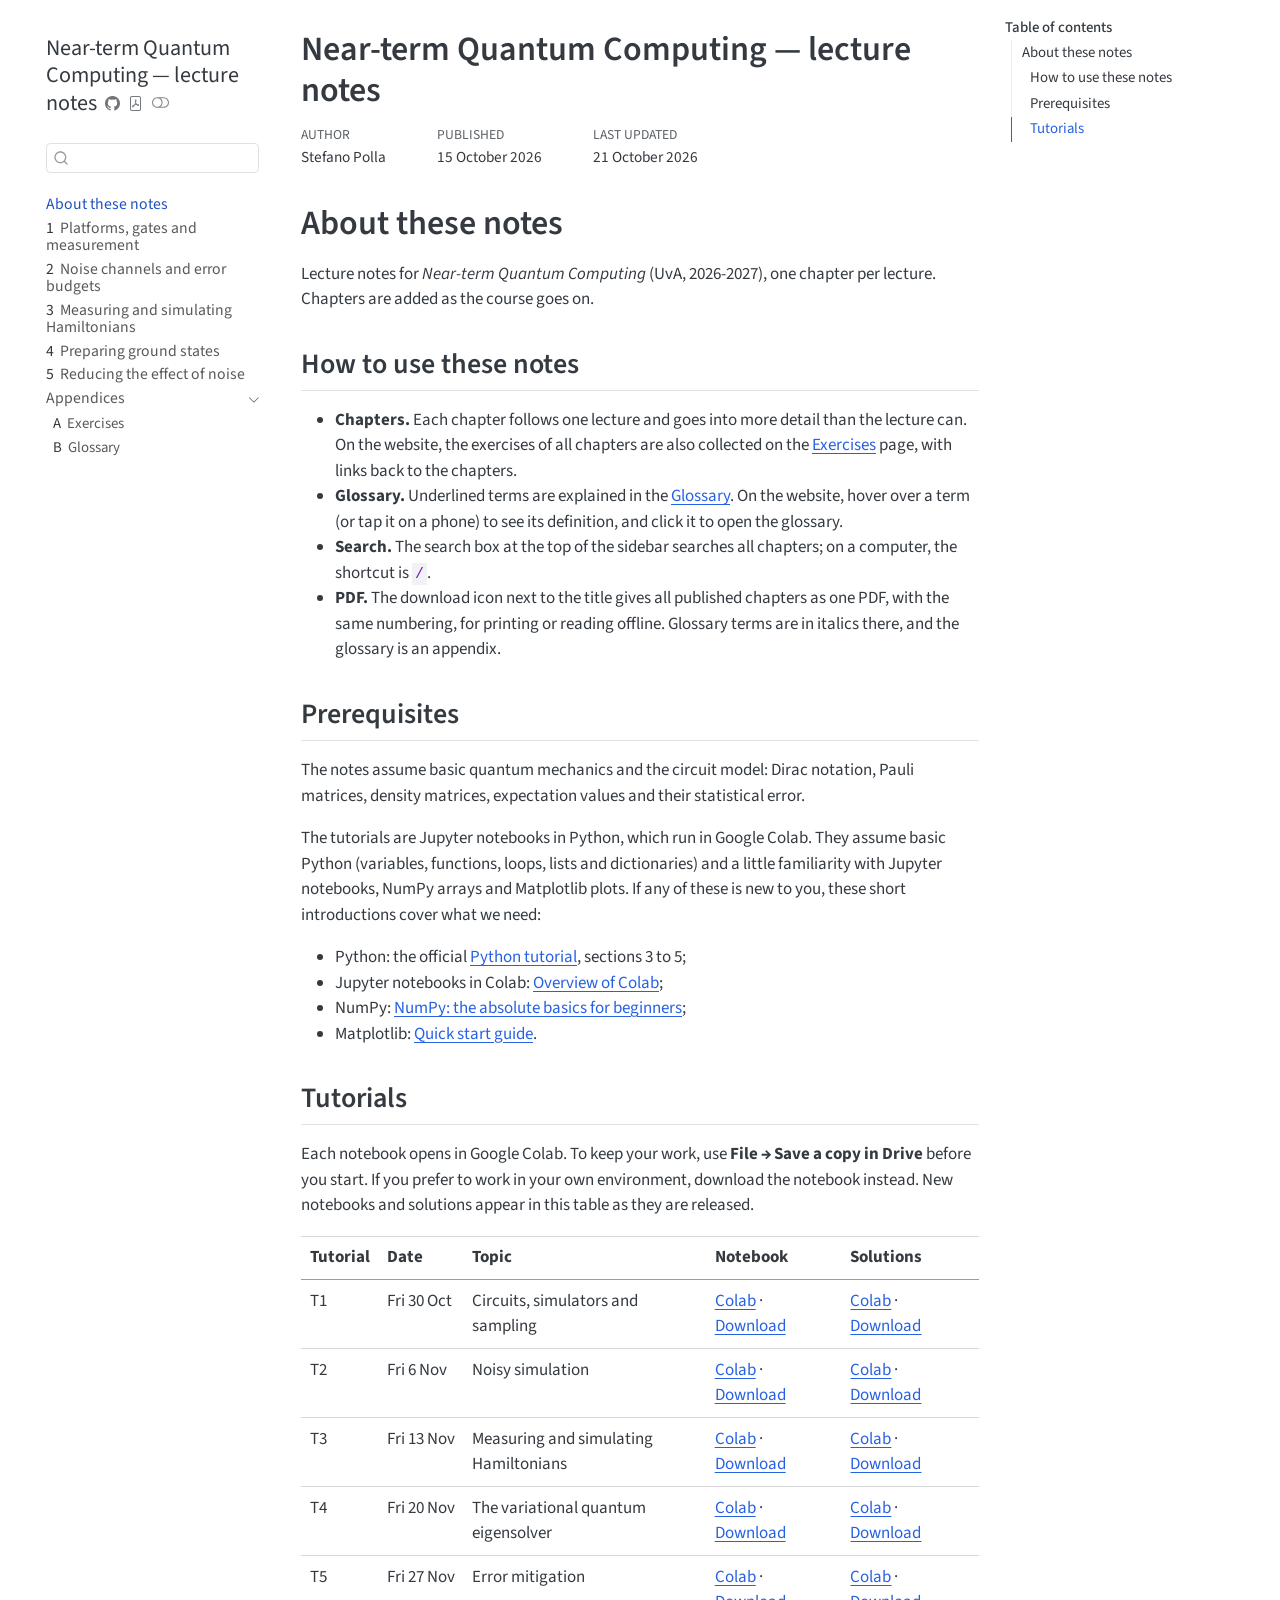
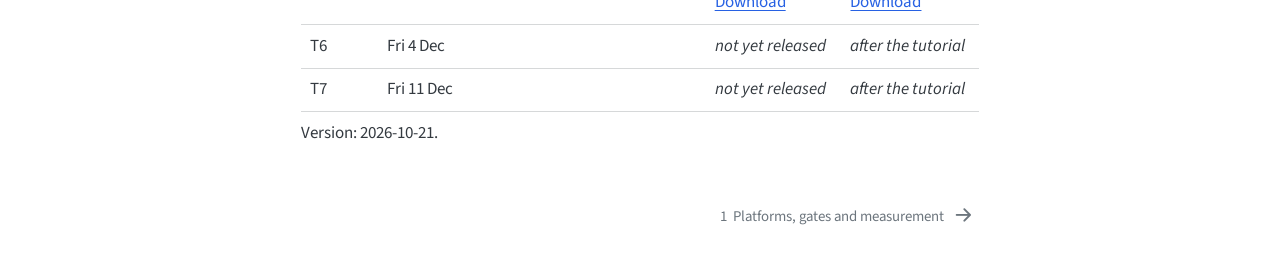
<file: index.html>
<!DOCTYPE html>
<html xmlns="http://www.w3.org/1999/xhtml" lang="en" xml:lang="en"><head>

<meta charset="utf-8">
<meta name="generator" content="quarto-1.10.19">

<meta name="viewport" content="width=device-width, initial-scale=1.0, user-scalable=yes">

<meta name="author" content="Stefano Polla">
<meta name="dcterms.date" content="2026-10-15">

<title>Near-term Quantum Computing — lecture notes</title>
<style>
/* Default styles provided by pandoc.
** See https://pandoc.org/MANUAL.html#variables-for-html for config info.
*/
span.smallcaps{font-variant: small-caps;}
div.columns{display: flex; gap: 1.5em;}
div.column{flex: auto;}
@media screen {
div.columns{gap: min(4vw, 1.5em);}
div.column{overflow-x: auto;}
}
div.hanging-indent{margin-left: 1.5em; text-indent: -1.5em;}
ul.task-list{list-style: none;}
ul.task-list li input[type="checkbox"] {
  width: 0.8em;
  margin: 0 0.8em 0.2em -1em; /* quarto-specific, see https://github.com/quarto-dev/quarto-cli/issues/4556 */ 
  vertical-align: middle;
}
</style>


<script src="site_libs/quarto-nav/quarto-nav.js"></script>
<script src="site_libs/quarto-nav/headroom.min.js"></script>
<script src="site_libs/clipboard/clipboard.min.js"></script>
<script src="site_libs/quarto-search/autocomplete.umd.js"></script>
<script src="site_libs/quarto-search/fuse.min.js"></script>
<script src="site_libs/quarto-search/quarto-search.js"></script>
<meta name="quarto:offset" content="./">
<link href="./L1-platforms-and-measurement.html" rel="next">
<script src="site_libs/quarto-html/quarto.js" type="module"></script>
<script src="site_libs/quarto-html/tabsets/tabsets.js" type="module"></script>
<script src="site_libs/quarto-html/popper.min.js"></script>
<script src="site_libs/quarto-html/tippy.umd.min.js"></script>
<script src="site_libs/quarto-html/anchor.min.js"></script>
<link href="site_libs/quarto-html/tippy.css" rel="stylesheet">
<link href="site_libs/quarto-html/quarto-syntax-highlighting-bf27225e3a48a9273f3daa8f8e829971.css" rel="stylesheet" class="quarto-color-scheme" id="quarto-text-highlighting-styles">
<link href="site_libs/quarto-html/quarto-syntax-highlighting-dark-b626d73c4c936ccc3cb08be7d45d1df6.css" rel="stylesheet" class="quarto-color-scheme quarto-color-alternate" id="quarto-text-highlighting-styles">
<link href="site_libs/quarto-html/quarto-syntax-highlighting-bf27225e3a48a9273f3daa8f8e829971.css" rel="stylesheet" class="quarto-color-scheme-extra" id="quarto-text-highlighting-styles">
<script src="site_libs/bootstrap/bootstrap.min.js"></script>
<link href="site_libs/bootstrap/bootstrap-icons.css" rel="stylesheet">
<link href="site_libs/bootstrap/bootstrap-d3f7f8e73c8d287b30bcf59c2b563615.min.css" rel="stylesheet" append-hash="true" class="quarto-color-scheme" id="quarto-bootstrap" data-mode="light">
<link href="site_libs/bootstrap/bootstrap-dark-37a0ccb6f5b9899fcb884e11bb6f7458.min.css" rel="stylesheet" append-hash="true" class="quarto-color-scheme quarto-color-alternate" id="quarto-bootstrap" data-mode="dark">
<link href="site_libs/bootstrap/bootstrap-d3f7f8e73c8d287b30bcf59c2b563615.min.css" rel="stylesheet" append-hash="true" class="quarto-color-scheme-extra" id="quarto-bootstrap" data-mode="light">
<script id="quarto-search-options" type="application/json">{
  "location": "sidebar",
  "copy-button": false,
  "collapse-after": 3,
  "panel-placement": "start",
  "type": "textbox",
  "limit": 50,
  "keyboard-shortcut": [
    "f",
    "/",
    "s"
  ],
  "show-item-context": false,
  "language": {
    "search-no-results-text": "No results",
    "search-matching-documents-text": "matching documents",
    "search-copy-link-title": "Copy link to search",
    "search-hide-matches-text": "Hide additional matches",
    "search-more-match-text": "more match in this document",
    "search-more-matches-text": "more matches in this document",
    "search-clear-button-title": "Clear",
    "search-text-placeholder": "",
    "search-detached-cancel-button-title": "Cancel",
    "search-submit-button-title": "Submit",
    "search-label": "Search"
  }
}</script>
<meta name="robots" content="noindex, nofollow">


<link rel="stylesheet" href="styles.css">
</head>

<body class="nav-sidebar floating quarto-light"><script id="quarto-html-before-body" type="application/javascript">
    const toggleBodyColorMode = (bsSheetEl) => {
      const mode = bsSheetEl.getAttribute("data-mode");
      const bodyEl = window.document.querySelector("body");
      if (mode === "dark") {
        bodyEl.classList.add("quarto-dark");
        bodyEl.classList.remove("quarto-light");
      } else {
        bodyEl.classList.add("quarto-light");
        bodyEl.classList.remove("quarto-dark");
      }
    }
    const toggleBodyColorPrimary = () => {
      const bsSheetEl = window.document.querySelector("link#quarto-bootstrap:not([rel=disabled-stylesheet])");
      if (bsSheetEl) {
        toggleBodyColorMode(bsSheetEl);
      }
    }
    const setColorSchemeToggle = (alternate) => {
      const toggles = window.document.querySelectorAll('.quarto-color-scheme-toggle');
      for (let i=0; i < toggles.length; i++) {
        const toggle = toggles[i];
        if (toggle) {
          if (alternate) {
            toggle.classList.add("alternate");
          } else {
            toggle.classList.remove("alternate");
          }
        }
      }
    };
    const toggleColorMode = (alternate) => {
      // Switch the stylesheets
      const primaryStylesheets = window.document.querySelectorAll('link.quarto-color-scheme:not(.quarto-color-alternate)');
      const alternateStylesheets = window.document.querySelectorAll('link.quarto-color-scheme.quarto-color-alternate');
      manageTransitions('#quarto-margin-sidebar .nav-link', false);
      if (alternate) {
        // note: dark is layered on light, we don't disable primary!
        enableStylesheet(alternateStylesheets);
        for (const sheetNode of alternateStylesheets) {
          if (sheetNode.id === "quarto-bootstrap") {
            toggleBodyColorMode(sheetNode);
          }
        }
      } else {
        disableStylesheet(alternateStylesheets);
        enableStylesheet(primaryStylesheets)
        toggleBodyColorPrimary();
      }
      manageTransitions('#quarto-margin-sidebar .nav-link', true);
      // Switch the toggles
      setColorSchemeToggle(alternate)
      // Hack to workaround the fact that safari doesn't
      // properly recolor the scrollbar when toggling (#1455)
      if (navigator.userAgent.indexOf('Safari') > 0 && navigator.userAgent.indexOf('Chrome') == -1) {
        manageTransitions("body", false);
        window.scrollTo(0, 1);
        setTimeout(() => {
          window.scrollTo(0, 0);
          manageTransitions("body", true);
        }, 40);
      }
    }
    const disableStylesheet = (stylesheets) => {
      for (let i=0; i < stylesheets.length; i++) {
        const stylesheet = stylesheets[i];
        stylesheet.rel = 'disabled-stylesheet';
      }
    }
    const enableStylesheet = (stylesheets) => {
      for (let i=0; i < stylesheets.length; i++) {
        const stylesheet = stylesheets[i];
        if(stylesheet.rel !== 'stylesheet') { // for Chrome, which will still FOUC without this check
          stylesheet.rel = 'stylesheet';
        }
      }
    }
    const manageTransitions = (selector, allowTransitions) => {
      const els = window.document.querySelectorAll(selector);
      for (let i=0; i < els.length; i++) {
        const el = els[i];
        if (allowTransitions) {
          el.classList.remove('notransition');
        } else {
          el.classList.add('notransition');
        }
      }
    }
    const isFileUrl = () => {
      return window.location.protocol === 'file:';
    }
    const hasAlternateSentinel = () => {
      let styleSentinel = getColorSchemeSentinel();
      if (styleSentinel !== null) {
        return styleSentinel === "alternate";
      } else {
        return false;
      }
    }
    const setStyleSentinel = (alternate) => {
      const value = alternate ? "alternate" : "default";
      if (!isFileUrl()) {
        window.localStorage.setItem("quarto-color-scheme", value);
      } else {
        localAlternateSentinel = value;
      }
    }
    const getColorSchemeSentinel = () => {
      if (!isFileUrl()) {
        const storageValue = window.localStorage.getItem("quarto-color-scheme");
        return storageValue != null ? storageValue : localAlternateSentinel;
      } else {
        return localAlternateSentinel;
      }
    }
    const toggleGiscusIfUsed = (isAlternate, darkModeDefault) => {
      const baseTheme = document.querySelector('#giscus-base-theme')?.value ?? 'light';
      const alternateTheme = document.querySelector('#giscus-alt-theme')?.value ?? 'dark';
      let newTheme = '';
      if(authorPrefersDark) {
        newTheme = isAlternate ? baseTheme : alternateTheme;
      } else {
        newTheme = isAlternate ? alternateTheme : baseTheme;
      }
      const changeGiscusTheme = () => {
        // From: https://github.com/giscus/giscus/issues/336
        const sendMessage = (message) => {
          const iframe = document.querySelector('iframe.giscus-frame');
          if (!iframe) return;
          iframe.contentWindow.postMessage({ giscus: message }, 'https://giscus.app');
        }
        sendMessage({
          setConfig: {
            theme: newTheme
          }
        });
      }
      const isGiscussLoaded = window.document.querySelector('iframe.giscus-frame') !== null;
      if (isGiscussLoaded) {
        changeGiscusTheme();
      }
    };
    const authorPrefersDark = false;
    const darkModeDefault = authorPrefersDark;
      document.querySelector('link#quarto-text-highlighting-styles.quarto-color-scheme-extra').rel = 'disabled-stylesheet';
      document.querySelector('link#quarto-bootstrap.quarto-color-scheme-extra').rel = 'disabled-stylesheet';
    let localAlternateSentinel = darkModeDefault ? 'alternate' : 'default';
    // Dark / light mode switch
    window.quartoToggleColorScheme = () => {
      // Read the current dark / light value
      let toAlternate = !hasAlternateSentinel();
      toggleColorMode(toAlternate);
      setStyleSentinel(toAlternate);
      toggleGiscusIfUsed(toAlternate, darkModeDefault);
      window.dispatchEvent(new Event('resize'));
    };
    // Switch to dark mode if need be
    if (hasAlternateSentinel()) {
      toggleColorMode(true);
    } else {
      toggleColorMode(false);
    }
  </script>

<div id="quarto-search-results"></div>
  <header id="quarto-header" class="headroom fixed-top">
  <nav class="quarto-secondary-nav">
    <div class="container-fluid d-flex">
      <button type="button" class="quarto-btn-toggle btn" data-bs-toggle="collapse" role="button" data-bs-target=".quarto-sidebar-collapse-item" aria-controls="quarto-sidebar" aria-expanded="false" aria-label="Toggle sidebar navigation" onclick="if (window.quartoToggleHeadroom) { window.quartoToggleHeadroom(); }">
        <i class="bi bi-layout-text-sidebar-reverse"></i>
      </button>
        <nav class="quarto-page-breadcrumbs" aria-label="breadcrumb"><ol class="breadcrumb"><li class="breadcrumb-item"><a href="./index.html">About these notes</a></li></ol></nav>
        <a class="flex-grow-1" role="navigation" data-bs-toggle="collapse" data-bs-target=".quarto-sidebar-collapse-item" aria-controls="quarto-sidebar" aria-expanded="false" aria-label="Toggle sidebar navigation" onclick="if (window.quartoToggleHeadroom) { window.quartoToggleHeadroom(); }">      
        </a>
      <button type="button" class="btn quarto-search-button" aria-label="Search" onclick="window.quartoOpenSearch();">
        <i class="bi bi-search"></i>
      </button>
    </div>
  </nav>
</header>
<!-- content -->
<div id="quarto-content" class="quarto-container page-columns page-rows-contents page-layout-article">
<!-- sidebar -->
  <nav id="quarto-sidebar" class="sidebar collapse collapse-horizontal quarto-sidebar-collapse-item sidebar-navigation floating overflow-auto">
    <div class="pt-lg-2 mt-2 text-left sidebar-header">
    <div class="sidebar-title mb-0 py-0">
      <a href="./">Near-term Quantum Computing — lecture notes</a> 
        <div class="sidebar-tools-main tools-wide">
    <a href="https://github.com/StefanoPolla/course-testing/tree/main/notes/" title="Source Code" class="quarto-navigation-tool px-1" aria-label="Source Code"><i class="bi bi-github"></i></a>
    <a href="./ntqc-lecture-notes.pdf" title="Download PDF" class="quarto-navigation-tool px-1" aria-label="Download PDF"><i class="bi bi-file-pdf"></i></a>
  <a href="" class="quarto-color-scheme-toggle quarto-navigation-tool  px-1" onclick="window.quartoToggleColorScheme(); return false;" title="Toggle dark mode"><i class="bi"></i></a>
</div>
    </div>
      </div>
        <div class="mt-2 flex-shrink-0 align-items-center">
        <div class="sidebar-search">
        <div id="quarto-search" class="" title="Search"></div>
        </div>
        </div>
    <div class="sidebar-menu-container"> 
    <ul class="list-unstyled mt-1">
        <li class="sidebar-item">
  <div class="sidebar-item-container"> 
  <a href="./index.html" class="sidebar-item-text sidebar-link active">
 <span class="menu-text">About these notes</span></a>
  </div>
</li>
        <li class="sidebar-item">
  <div class="sidebar-item-container"> 
  <a href="./L1-platforms-and-measurement.html" class="sidebar-item-text sidebar-link">
 <span class="menu-text"><span class="chapter-number">1</span>&nbsp; <span class="chapter-title">Platforms, gates and measurement</span></span></a>
  </div>
</li>
        <li class="sidebar-item">
  <div class="sidebar-item-container"> 
  <a href="./L2-noise.html" class="sidebar-item-text sidebar-link">
 <span class="menu-text"><span class="chapter-number">2</span>&nbsp; <span class="chapter-title">Noise channels and error budgets</span></span></a>
  </div>
</li>
        <li class="sidebar-item">
  <div class="sidebar-item-container"> 
  <a href="./L3-hamiltonians.html" class="sidebar-item-text sidebar-link">
 <span class="menu-text"><span class="chapter-number">3</span>&nbsp; <span class="chapter-title">Measuring and simulating Hamiltonians</span></span></a>
  </div>
</li>
        <li class="sidebar-item">
  <div class="sidebar-item-container"> 
  <a href="./L4-ground-states.html" class="sidebar-item-text sidebar-link">
 <span class="menu-text"><span class="chapter-number">4</span>&nbsp; <span class="chapter-title">Preparing ground states</span></span></a>
  </div>
</li>
        <li class="sidebar-item">
  <div class="sidebar-item-container"> 
  <a href="./L5-mitigation.html" class="sidebar-item-text sidebar-link">
 <span class="menu-text"><span class="chapter-number">5</span>&nbsp; <span class="chapter-title">Reducing the effect of noise</span></span></a>
  </div>
</li>
        <li class="sidebar-item sidebar-item-section">
      <div class="sidebar-item-container"> 
            <a class="sidebar-item-text sidebar-link text-start" data-bs-toggle="collapse" data-bs-target="#quarto-sidebar-section-1" role="navigation" aria-expanded="true">
 <span class="menu-text">Appendices</span></a>
          <a class="sidebar-item-toggle text-start" data-bs-toggle="collapse" data-bs-target="#quarto-sidebar-section-1" role="navigation" aria-expanded="true" aria-label="Toggle section">
            <i class="bi bi-chevron-right ms-2"></i>
          </a> 
      </div>
      <ul id="quarto-sidebar-section-1" class="collapse list-unstyled sidebar-section depth1 show">  
          <li class="sidebar-item">
  <div class="sidebar-item-container"> 
  <a href="./exercises.html" class="sidebar-item-text sidebar-link">
 <span class="menu-text"><span class="chapter-number">A</span>&nbsp; <span class="chapter-title">Exercises</span></span></a>
  </div>
</li>
          <li class="sidebar-item">
  <div class="sidebar-item-container"> 
  <a href="./glossary.html" class="sidebar-item-text sidebar-link">
 <span class="menu-text"><span class="chapter-number">B</span>&nbsp; <span class="chapter-title">Glossary</span></span></a>
  </div>
</li>
      </ul>
  </li>
    </ul>
    </div>
</nav>
<div id="quarto-sidebar-glass" class="quarto-sidebar-collapse-item" data-bs-toggle="collapse" data-bs-target=".quarto-sidebar-collapse-item"></div>
<!-- margin-sidebar -->
    <div id="quarto-margin-sidebar" class="sidebar margin-sidebar">
        <nav id="TOC" role="doc-toc" class="toc-active">
    <h2 id="toc-title">Table of contents</h2>
   
  <ul>
  <li><a href="#sec-about" id="toc-sec-about" class="nav-link active" data-scroll-target="#sec-about">About these notes</a>
  <ul class="collapse">
  <li><a href="#how-to-use-these-notes" id="toc-how-to-use-these-notes" class="nav-link" data-scroll-target="#how-to-use-these-notes">How to use these notes</a></li>
  <li><a href="#prerequisites" id="toc-prerequisites" class="nav-link" data-scroll-target="#prerequisites">Prerequisites</a></li>
  <li><a href="#tutorials" id="toc-tutorials" class="nav-link" data-scroll-target="#tutorials">Tutorials</a></li>
  </ul></li>
  </ul>
</nav>
    </div>
<!-- main -->
<main class="content" id="quarto-document-content">


<header id="title-block-header" class="quarto-title-block default">
<div class="quarto-title">
<h1 class="title">Near-term Quantum Computing — lecture notes</h1>
</div>



<div class="quarto-title-meta">

    <div>
    <div class="quarto-title-meta-heading">Author</div>
    <div class="quarto-title-meta-contents">
             <p>Stefano Polla </p>
          </div>
  </div>
    
    <div>
    <div class="quarto-title-meta-heading">Published</div>
    <div class="quarto-title-meta-contents">
      <p class="date">15 October 2026</p>
    </div>
  </div>
  
    <div>
    <div class="quarto-title-meta-heading">Last updated</div>
    <div class="quarto-title-meta-contents">
      <p class="date-modified">21 October 2026</p>
    </div>
  </div>
    
  </div>
  


</header>


<section id="sec-about" class="level1 unnumbered web-only">
<h1 class="unnumbered web-only">About these notes</h1>
<p>Lecture notes for <em>Near-term Quantum Computing</em> (UvA, 2026-2027), one chapter per lecture. Chapters are added as the course goes on.</p>
<section id="how-to-use-these-notes" class="level2 unnumbered">
<h2 class="unnumbered anchored" data-anchor-id="how-to-use-these-notes">How to use these notes</h2>
<ul>
<li><strong>Chapters.</strong> Each chapter follows one lecture and goes into more detail than the lecture can. <span>On the website, the exercises of all chapters are also collected on the <a href="./exercises.html">Exercises</a> page, with links back to the chapters.</span></li>
<li><strong>Glossary.</strong> Underlined terms are explained in the <a href="./glossary.html">Glossary</a>. On the website, hover over a term (or tap it on a phone) to see its definition, and click it to open the glossary.</li>
<li><strong>Search.</strong> The search box at the top of the sidebar searches all chapters; on a computer, the shortcut is <code>/</code>.</li>
<li><strong>PDF.</strong> The download icon next to the title gives all published chapters as one PDF, with the same numbering, for printing or reading offline. Glossary terms are in italics there, and the glossary is an appendix.</li>
</ul>
</section>
<section id="prerequisites" class="level2 unnumbered">
<h2 class="unnumbered anchored" data-anchor-id="prerequisites">Prerequisites</h2>
<p>The notes assume basic quantum mechanics and the circuit model: Dirac notation, Pauli matrices, density matrices, expectation values and their statistical error.</p>
<p>The tutorials are Jupyter notebooks in Python, which run in Google Colab. They assume basic Python (variables, functions, loops, lists and dictionaries) and a little familiarity with Jupyter notebooks, NumPy arrays and Matplotlib plots. If any of these is new to you, these short introductions cover what we need:</p>
<ul>
<li>Python: the official <a href="https://docs.python.org/3/tutorial/">Python tutorial</a>, sections 3 to 5;</li>
<li>Jupyter notebooks in Colab: <a href="https://colab.research.google.com/notebooks/basic_features_overview.ipynb">Overview of Colab</a>;</li>
<li>NumPy: <a href="https://numpy.org/doc/stable/user/absolute_beginners.html">NumPy: the absolute basics for beginners</a>;</li>
<li>Matplotlib: <a href="https://matplotlib.org/stable/users/explain/quick_start.html">Quick start guide</a>.</li>
</ul>
</section>
<section id="tutorials" class="level2 unnumbered">
<h2 class="unnumbered anchored" data-anchor-id="tutorials">Tutorials</h2>
<p>Each notebook opens in Google Colab. To keep your work, use <strong>File → Save a copy in Drive</strong> before you start. If you prefer to work in your own environment, download the notebook instead. New notebooks and solutions appear in this table as they are released.</p>
<table class="caption-top table">
<thead>
<tr class="header">
<th style="text-align: left;">Tutorial</th>
<th style="text-align: left;">Date</th>
<th style="text-align: left;">Topic</th>
<th style="text-align: left;">Notebook</th>
<th style="text-align: left;">Solutions</th>
</tr>
</thead>
<tbody>
<tr class="odd">
<td style="text-align: left;">T1</td>
<td style="text-align: left;">Fri&nbsp;30&nbsp;Oct</td>
<td style="text-align: left;">Circuits, simulators and sampling</td>
<td style="text-align: left;"><a href="https://colab.research.google.com/github/StefanoPolla/course-testing/blob/main/tutorials/tutorial-01/T1-circuits-and-sampling_qiskit.ipynb">Colab</a>&nbsp;· <a href="downloads/tutorial-01/T1-circuits-and-sampling_qiskit.ipynb" download="T1-circuits-and-sampling_qiskit.ipynb">Download</a></td>
<td style="text-align: left;"><a href="https://colab.research.google.com/github/StefanoPolla/course-testing/blob/main/tutorials/tutorial-01/T1-circuits-and-sampling_qiskit_solutions.ipynb">Colab</a>&nbsp;· <a href="downloads/tutorial-01/T1-circuits-and-sampling_qiskit_solutions.ipynb" download="T1-circuits-and-sampling_qiskit_solutions.ipynb">Download</a></td>
</tr>
<tr class="even">
<td style="text-align: left;">T2</td>
<td style="text-align: left;">Fri&nbsp;6&nbsp;Nov</td>
<td style="text-align: left;">Noisy simulation</td>
<td style="text-align: left;"><a href="https://colab.research.google.com/github/StefanoPolla/course-testing/blob/main/tutorials/tutorial-02/T2-noisy-simulation_qiskit.ipynb">Colab</a>&nbsp;· <a href="downloads/tutorial-02/T2-noisy-simulation_qiskit.ipynb" download="T2-noisy-simulation_qiskit.ipynb">Download</a></td>
<td style="text-align: left;"><a href="https://colab.research.google.com/github/StefanoPolla/course-testing/blob/main/tutorials/tutorial-02/T2-noisy-simulation_qiskit_solutions.ipynb">Colab</a>&nbsp;· <a href="downloads/tutorial-02/T2-noisy-simulation_qiskit_solutions.ipynb" download="T2-noisy-simulation_qiskit_solutions.ipynb">Download</a></td>
</tr>
<tr class="odd">
<td style="text-align: left;">T3</td>
<td style="text-align: left;">Fri&nbsp;13&nbsp;Nov</td>
<td style="text-align: left;">Measuring and simulating Hamiltonians</td>
<td style="text-align: left;"><a href="https://colab.research.google.com/github/StefanoPolla/course-testing/blob/main/tutorials/tutorial-03/T3-hamiltonians_qiskit.ipynb">Colab</a>&nbsp;· <a href="downloads/tutorial-03/T3-hamiltonians_qiskit.ipynb" download="T3-hamiltonians_qiskit.ipynb">Download</a></td>
<td style="text-align: left;"><a href="https://colab.research.google.com/github/StefanoPolla/course-testing/blob/main/tutorials/tutorial-03/T3-hamiltonians_qiskit_solutions.ipynb">Colab</a>&nbsp;· <a href="downloads/tutorial-03/T3-hamiltonians_qiskit_solutions.ipynb" download="T3-hamiltonians_qiskit_solutions.ipynb">Download</a></td>
</tr>
<tr class="even">
<td style="text-align: left;">T4</td>
<td style="text-align: left;">Fri&nbsp;20&nbsp;Nov</td>
<td style="text-align: left;">The variational quantum eigensolver</td>
<td style="text-align: left;"><a href="https://colab.research.google.com/github/StefanoPolla/course-testing/blob/main/tutorials/tutorial-04/T4-vqe_qiskit.ipynb">Colab</a>&nbsp;· <a href="downloads/tutorial-04/T4-vqe_qiskit.ipynb" download="T4-vqe_qiskit.ipynb">Download</a></td>
<td style="text-align: left;"><a href="https://colab.research.google.com/github/StefanoPolla/course-testing/blob/main/tutorials/tutorial-04/T4-vqe_qiskit_solutions.ipynb">Colab</a>&nbsp;· <a href="downloads/tutorial-04/T4-vqe_qiskit_solutions.ipynb" download="T4-vqe_qiskit_solutions.ipynb">Download</a></td>
</tr>
<tr class="odd">
<td style="text-align: left;">T5</td>
<td style="text-align: left;">Fri&nbsp;27&nbsp;Nov</td>
<td style="text-align: left;">Error mitigation</td>
<td style="text-align: left;"><a href="https://colab.research.google.com/github/StefanoPolla/course-testing/blob/main/tutorials/tutorial-05/T5-mitigation_qiskit.ipynb">Colab</a>&nbsp;· <a href="downloads/tutorial-05/T5-mitigation_qiskit.ipynb" download="T5-mitigation_qiskit.ipynb">Download</a></td>
<td style="text-align: left;"><a href="https://colab.research.google.com/github/StefanoPolla/course-testing/blob/main/tutorials/tutorial-05/T5-mitigation_qiskit_solutions.ipynb">Colab</a>&nbsp;· <a href="downloads/tutorial-05/T5-mitigation_qiskit_solutions.ipynb" download="T5-mitigation_qiskit_solutions.ipynb">Download</a></td>
</tr>
<tr class="even">
<td style="text-align: left;">T6</td>
<td style="text-align: left;">Fri&nbsp;4&nbsp;Dec</td>
<td style="text-align: left;"></td>
<td style="text-align: left;"><em>not&nbsp;yet&nbsp;released</em></td>
<td style="text-align: left;"><em>after&nbsp;the&nbsp;tutorial</em></td>
</tr>
<tr class="odd">
<td style="text-align: left;">T7</td>
<td style="text-align: left;">Fri&nbsp;11&nbsp;Dec</td>
<td style="text-align: left;"></td>
<td style="text-align: left;"><em>not&nbsp;yet&nbsp;released</em></td>
<td style="text-align: left;"><em>after&nbsp;the&nbsp;tutorial</em></td>
</tr>
</tbody>
</table>
<p>Version: 2026-10-21.</p>


</section>
</section>

</main> <!-- /main -->
<style>
  a.gloss { text-decoration: underline dotted; color: inherit; }
</style>
<script>
  document.addEventListener("DOMContentLoaded", function () {
    if (typeof tippy === "undefined") return;
    tippy("a.gloss", {
      content: (el) => el.getAttribute("data-gloss"),
      theme: "quarto",
      maxWidth: 360,
    });
  });
</script>
<script id="quarto-html-after-body" type="application/javascript">
  window.document.addEventListener("DOMContentLoaded", function (event) {
    // Ensure there is a toggle, if there isn't float one in the top right
    if (window.document.querySelector('.quarto-color-scheme-toggle') === null) {
      const a = window.document.createElement('a');
      a.classList.add('top-right');
      a.classList.add('quarto-color-scheme-toggle');
      a.href = "";
      a.onclick = function() { try { window.quartoToggleColorScheme(); } catch {} return false; };
      const i = window.document.createElement("i");
      i.classList.add('bi');
      a.appendChild(i);
      window.document.body.appendChild(a);
    }
    setColorSchemeToggle(hasAlternateSentinel())
    const icon = "";
    const anchorJS = new window.AnchorJS();
    anchorJS.options = {
      placement: 'right',
      icon: icon
    };
    anchorJS.add('.anchored');
    const isCodeAnnotation = (el) => {
      for (const clz of el.classList) {
        if (clz.startsWith('code-annotation-')) {                     
          return true;
        }
      }
      return false;
    }
    const onCopySuccess = function(e) {
      // button target
      const button = e.trigger;
      // don't keep focus
      button.blur();
      // flash "checked"
      button.classList.add('code-copy-button-checked');
      var currentTitle = button.getAttribute("title");
      button.setAttribute("title", "Copied!");
      let tooltip;
      if (window.bootstrap) {
        button.setAttribute("data-bs-toggle", "tooltip");
        button.setAttribute("data-bs-placement", "left");
        button.setAttribute("data-bs-title", "Copied!");
        tooltip = new bootstrap.Tooltip(button, 
          { trigger: "manual", 
            customClass: "code-copy-button-tooltip",
            offset: [0, -8]});
        tooltip.show();    
      }
      setTimeout(function() {
        if (tooltip) {
          tooltip.hide();
          button.removeAttribute("data-bs-title");
          button.removeAttribute("data-bs-toggle");
          button.removeAttribute("data-bs-placement");
        }
        button.setAttribute("title", currentTitle);
        button.classList.remove('code-copy-button-checked');
      }, 1000);
      // clear code selection
      e.clearSelection();
    }
    const getTextToCopy = function(trigger) {
      const outerScaffold = trigger.parentElement.cloneNode(true);
      const codeEl = outerScaffold.querySelector('code');
      for (const childEl of codeEl.children) {
        if (isCodeAnnotation(childEl)) {
          childEl.remove();
        }
      }
      return codeEl.innerText;
    }
    const clipboard = new window.ClipboardJS('.code-copy-button:not([data-in-quarto-modal])', {
      text: getTextToCopy
    });
    clipboard.on('success', onCopySuccess);
    if (window.document.getElementById('quarto-embedded-source-code-modal')) {
      const clipboardModal = new window.ClipboardJS('.code-copy-button[data-in-quarto-modal]', {
        text: getTextToCopy,
        container: window.document.getElementById('quarto-embedded-source-code-modal')
      });
      clipboardModal.on('success', onCopySuccess);
    }
      var localhostRegex = new RegExp(/^(?:http|https):\/\/localhost\:?[0-9]*\//);
      var mailtoRegex = new RegExp(/^mailto:/);
        var filterRegex = new RegExp("https:\/\/stefanopolla\.github\.io\/course-testing\/");
      var isInternal = (href) => {
          return filterRegex.test(href) || localhostRegex.test(href) || mailtoRegex.test(href);
      }
      // Inspect non-navigation links and adorn them if external
     var links = window.document.querySelectorAll('a[href]:not(.nav-link):not(.navbar-brand):not(.toc-action):not(.sidebar-link):not(.sidebar-item-toggle):not(.pagination-link):not(.no-external):not([aria-hidden]):not(.dropdown-item):not(.quarto-navigation-tool):not(.about-link)');
      for (var i=0; i<links.length; i++) {
        const link = links[i];
        if (!isInternal(link.href)) {
          // undo the damage that might have been done by quarto-nav.js in the case of
          // links that we want to consider external
          if (link.dataset.originalHref !== undefined) {
            link.href = link.dataset.originalHref;
          }
        }
      }
    function tippyHover(el, contentFn, onTriggerFn, onUntriggerFn) {
      const config = {
        allowHTML: true,
        maxWidth: 500,
        delay: 100,
        arrow: false,
        appendTo: function(el) {
            return el.parentElement;
        },
        interactive: true,
        interactiveBorder: 10,
        theme: 'quarto',
        placement: 'bottom-start',
      };
      if (contentFn) {
        config.content = contentFn;
      }
      if (onTriggerFn) {
        config.onTrigger = onTriggerFn;
      }
      if (onUntriggerFn) {
        config.onUntrigger = onUntriggerFn;
      }
      window.tippy(el, config); 
    }
    const noterefs = window.document.querySelectorAll('a[role="doc-noteref"]');
    for (var i=0; i<noterefs.length; i++) {
      const ref = noterefs[i];
      tippyHover(ref, function() {
        // use id or data attribute instead here
        let href = ref.getAttribute('data-footnote-href') || ref.getAttribute('href');
        try { href = new URL(href).hash; } catch {}
        const id = href.replace(/^#\/?/, "");
        const note = window.document.getElementById(id);
        if (note) {
          return note.innerHTML;
        } else {
          return "";
        }
      });
    }
    const xrefs = window.document.querySelectorAll('a.quarto-xref');
    const processXRef = (id, note) => {
      // Strip column container classes
      const stripColumnClz = (el) => {
        el.classList.remove("page-full", "page-columns");
        if (el.children) {
          for (const child of el.children) {
            stripColumnClz(child);
          }
        }
      }
      stripColumnClz(note)
      if (id === null || id.startsWith('sec-')) {
        // Special case sections, only their first couple elements
        const container = document.createElement("div");
        if (note.children && note.children.length > 2) {
          container.appendChild(note.children[0].cloneNode(true));
          for (let i = 1; i < note.children.length; i++) {
            const child = note.children[i];
            if (child.tagName === "P" && child.innerText === "") {
              continue;
            } else {
              container.appendChild(child.cloneNode(true));
              break;
            }
          }
          if (window.Quarto?.typesetMath) {
            window.Quarto.typesetMath(container);
          }
          return container.innerHTML
        } else {
          if (window.Quarto?.typesetMath) {
            window.Quarto.typesetMath(note);
          }
          return note.innerHTML;
        }
      } else {
        // Remove any anchor links if they are present
        const anchorLink = note.querySelector('a.anchorjs-link');
        if (anchorLink) {
          anchorLink.remove();
        }
        if (window.Quarto?.typesetMath) {
          window.Quarto.typesetMath(note);
        }
        if (note.classList.contains("callout")) {
          return note.outerHTML;
        } else {
          return note.innerHTML;
        }
      }
    }
    for (var i=0; i<xrefs.length; i++) {
      const xref = xrefs[i];
      tippyHover(xref, undefined, function(instance) {
        instance.disable();
        let url = xref.getAttribute('href');
        let hash = undefined; 
        if (url.startsWith('#')) {
          hash = url;
        } else {
          try { hash = new URL(url).hash; } catch {}
        }
        if (hash) {
          const id = hash.replace(/^#\/?/, "");
          const note = window.document.getElementById(id);
          if (note !== null) {
            try {
              const html = processXRef(id, note.cloneNode(true));
              instance.setContent(html);
            } finally {
              instance.enable();
              instance.show();
            }
          } else {
            // See if we can fetch this
            fetch(url.split('#')[0])
            .then(res => res.text())
            .then(html => {
              const parser = new DOMParser();
              const htmlDoc = parser.parseFromString(html, "text/html");
              const note = htmlDoc.getElementById(id);
              if (note !== null) {
                const html = processXRef(id, note);
                instance.setContent(html);
              } 
            }).finally(() => {
              instance.enable();
              instance.show();
            });
          }
        } else {
          // See if we can fetch a full url (with no hash to target)
          // This is a special case and we should probably do some content thinning / targeting
          fetch(url)
          .then(res => res.text())
          .then(html => {
            const parser = new DOMParser();
            const htmlDoc = parser.parseFromString(html, "text/html");
            const note = htmlDoc.querySelector('main.content');
            if (note !== null) {
              // This should only happen for chapter cross references
              // (since there is no id in the URL)
              // remove the first header
              if (note.children.length > 0 && note.children[0].tagName === "HEADER") {
                note.children[0].remove();
              }
              const html = processXRef(null, note);
              instance.setContent(html);
            } 
          }).finally(() => {
            instance.enable();
            instance.show();
          });
        }
      }, function(instance) {
      });
    }
        let selectedAnnoteEl;
        const selectorForAnnotation = ( cell, annotation) => {
          let cellAttr = 'data-code-cell="' + cell + '"';
          let lineAttr = 'data-code-annotation="' +  annotation + '"';
          const selector = 'span[' + cellAttr + '][' + lineAttr + ']';
          return selector;
        }
        const selectCodeLines = (annoteEl) => {
          const doc = window.document;
          const targetCell = annoteEl.getAttribute("data-target-cell");
          const targetAnnotation = annoteEl.getAttribute("data-target-annotation");
          const annoteSpan = window.document.querySelector(selectorForAnnotation(targetCell, targetAnnotation));
          const lines = annoteSpan.getAttribute("data-code-lines").split(",");
          const lineIds = lines.map((line) => {
            return targetCell + "-" + line;
          })
          let top = null;
          let height = null;
          let parent = null;
          if (lineIds.length > 0) {
              //compute the position of the single el (top and bottom and make a div)
              const el = window.document.getElementById(lineIds[0]);
              top = el.offsetTop;
              height = el.offsetHeight;
              parent = el.parentElement.parentElement;
            if (lineIds.length > 1) {
              const lastEl = window.document.getElementById(lineIds[lineIds.length - 1]);
              const bottom = lastEl.offsetTop + lastEl.offsetHeight;
              height = bottom - top;
            }
            if (top !== null && height !== null && parent !== null) {
              // cook up a div (if necessary) and position it 
              let div = window.document.getElementById("code-annotation-line-highlight");
              if (div === null) {
                div = window.document.createElement("div");
                div.setAttribute("id", "code-annotation-line-highlight");
                div.style.position = 'absolute';
                parent.appendChild(div);
              }
              div.style.top = top - 2 + "px";
              div.style.height = height + 4 + "px";
              div.style.left = 0;
              let gutterDiv = window.document.getElementById("code-annotation-line-highlight-gutter");
              if (gutterDiv === null) {
                gutterDiv = window.document.createElement("div");
                gutterDiv.setAttribute("id", "code-annotation-line-highlight-gutter");
                gutterDiv.style.position = 'absolute';
                const codeCell = window.document.getElementById(targetCell);
                const gutter = codeCell.querySelector('.code-annotation-gutter');
                gutter.appendChild(gutterDiv);
              }
              gutterDiv.style.top = top - 2 + "px";
              gutterDiv.style.height = height + 4 + "px";
            }
            selectedAnnoteEl = annoteEl;
          }
        };
        const unselectCodeLines = () => {
          const elementsIds = ["code-annotation-line-highlight", "code-annotation-line-highlight-gutter"];
          elementsIds.forEach((elId) => {
            const div = window.document.getElementById(elId);
            if (div) {
              div.remove();
            }
          });
          selectedAnnoteEl = undefined;
        };
          // Handle positioning of the toggle
      window.addEventListener(
        "resize",
        throttle(() => {
          elRect = undefined;
          if (selectedAnnoteEl) {
            selectCodeLines(selectedAnnoteEl);
          }
        }, 10)
      );
      function throttle(fn, ms) {
      let throttle = false;
      let timer;
        return (...args) => {
          if(!throttle) { // first call gets through
              fn.apply(this, args);
              throttle = true;
          } else { // all the others get throttled
              if(timer) clearTimeout(timer); // cancel #2
              timer = setTimeout(() => {
                fn.apply(this, args);
                timer = throttle = false;
              }, ms);
          }
        };
      }
        // Attach click handler to the DT
        const annoteDls = window.document.querySelectorAll('dt[data-target-cell]');
        for (const annoteDlNode of annoteDls) {
          annoteDlNode.addEventListener('click', (event) => {
            const clickedEl = event.target;
            if (clickedEl !== selectedAnnoteEl) {
              unselectCodeLines();
              const activeEl = window.document.querySelector('dt[data-target-cell].code-annotation-active');
              if (activeEl) {
                activeEl.classList.remove('code-annotation-active');
              }
              selectCodeLines(clickedEl);
              clickedEl.classList.add('code-annotation-active');
            } else {
              // Unselect the line
              unselectCodeLines();
              clickedEl.classList.remove('code-annotation-active');
            }
          });
        }
    const findCites = (el) => {
      const parentEl = el.parentElement;
      if (parentEl) {
        const cites = parentEl.dataset.cites;
        if (cites) {
          return {
            el,
            cites: cites.split(' ')
          };
        } else {
          return findCites(el.parentElement)
        }
      } else {
        return undefined;
      }
    };
    var bibliorefs = window.document.querySelectorAll('a[role="doc-biblioref"]');
    for (var i=0; i<bibliorefs.length; i++) {
      const ref = bibliorefs[i];
      const citeInfo = findCites(ref);
      if (citeInfo) {
        tippyHover(citeInfo.el, function() {
          var popup = window.document.createElement('div');
          citeInfo.cites.forEach(function(cite) {
            var citeDiv = window.document.createElement('div');
            citeDiv.classList.add('hanging-indent');
            citeDiv.classList.add('csl-entry');
            var biblioDiv = window.document.getElementById('ref-' + cite);
            if (biblioDiv) {
              citeDiv.innerHTML = biblioDiv.innerHTML;
            }
            popup.appendChild(citeDiv);
          });
          return popup.innerHTML;
        });
      }
    }
  });
  </script>
<nav class="page-navigation">
  <div class="nav-page nav-page-previous">
  </div>
  <div class="nav-page nav-page-next">
      <a href="./L1-platforms-and-measurement.html" class="pagination-link" aria-label="Platforms, gates and measurement">
        <span class="nav-page-text"><span class="chapter-number">1</span>&nbsp; <span class="chapter-title">Platforms, gates and measurement</span></span> <i class="bi bi-arrow-right-short"></i>
      </a>
  </div>
</nav>
</div> <!-- /content -->




</body></html>
</file>
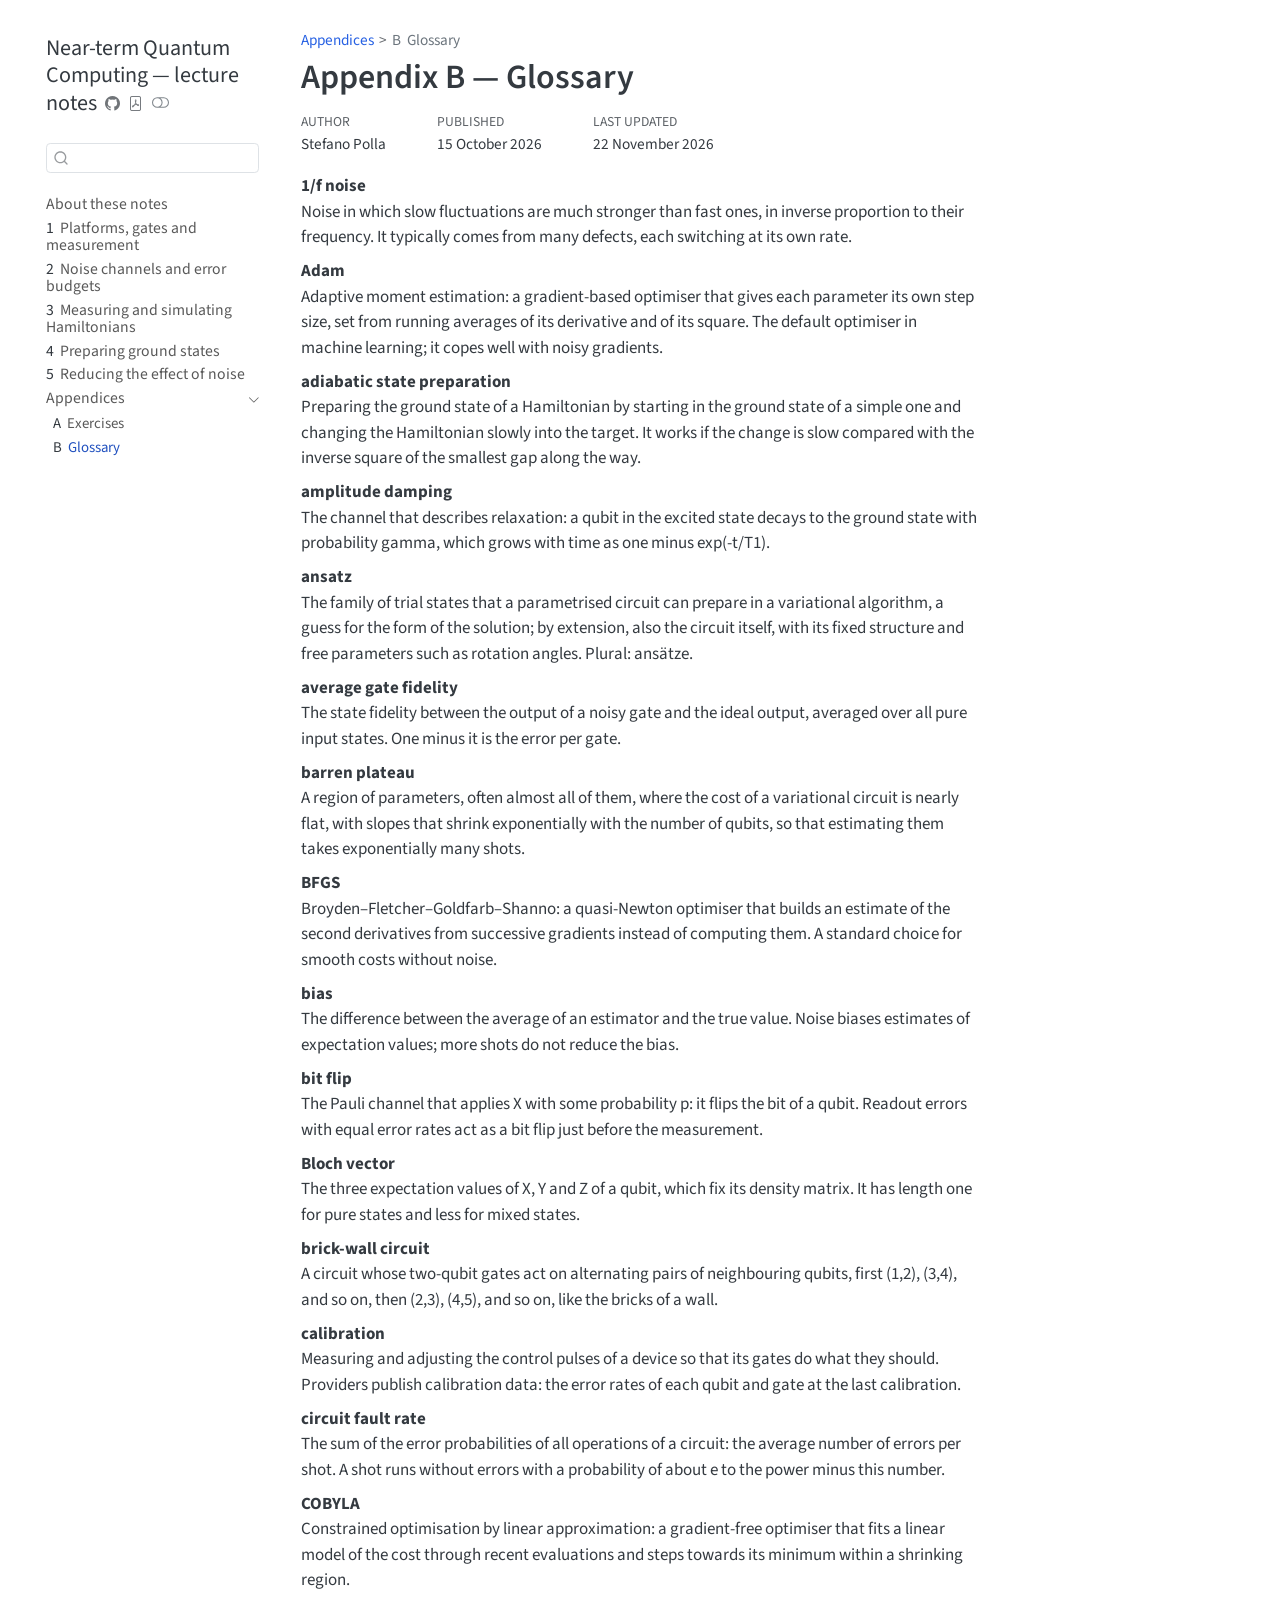
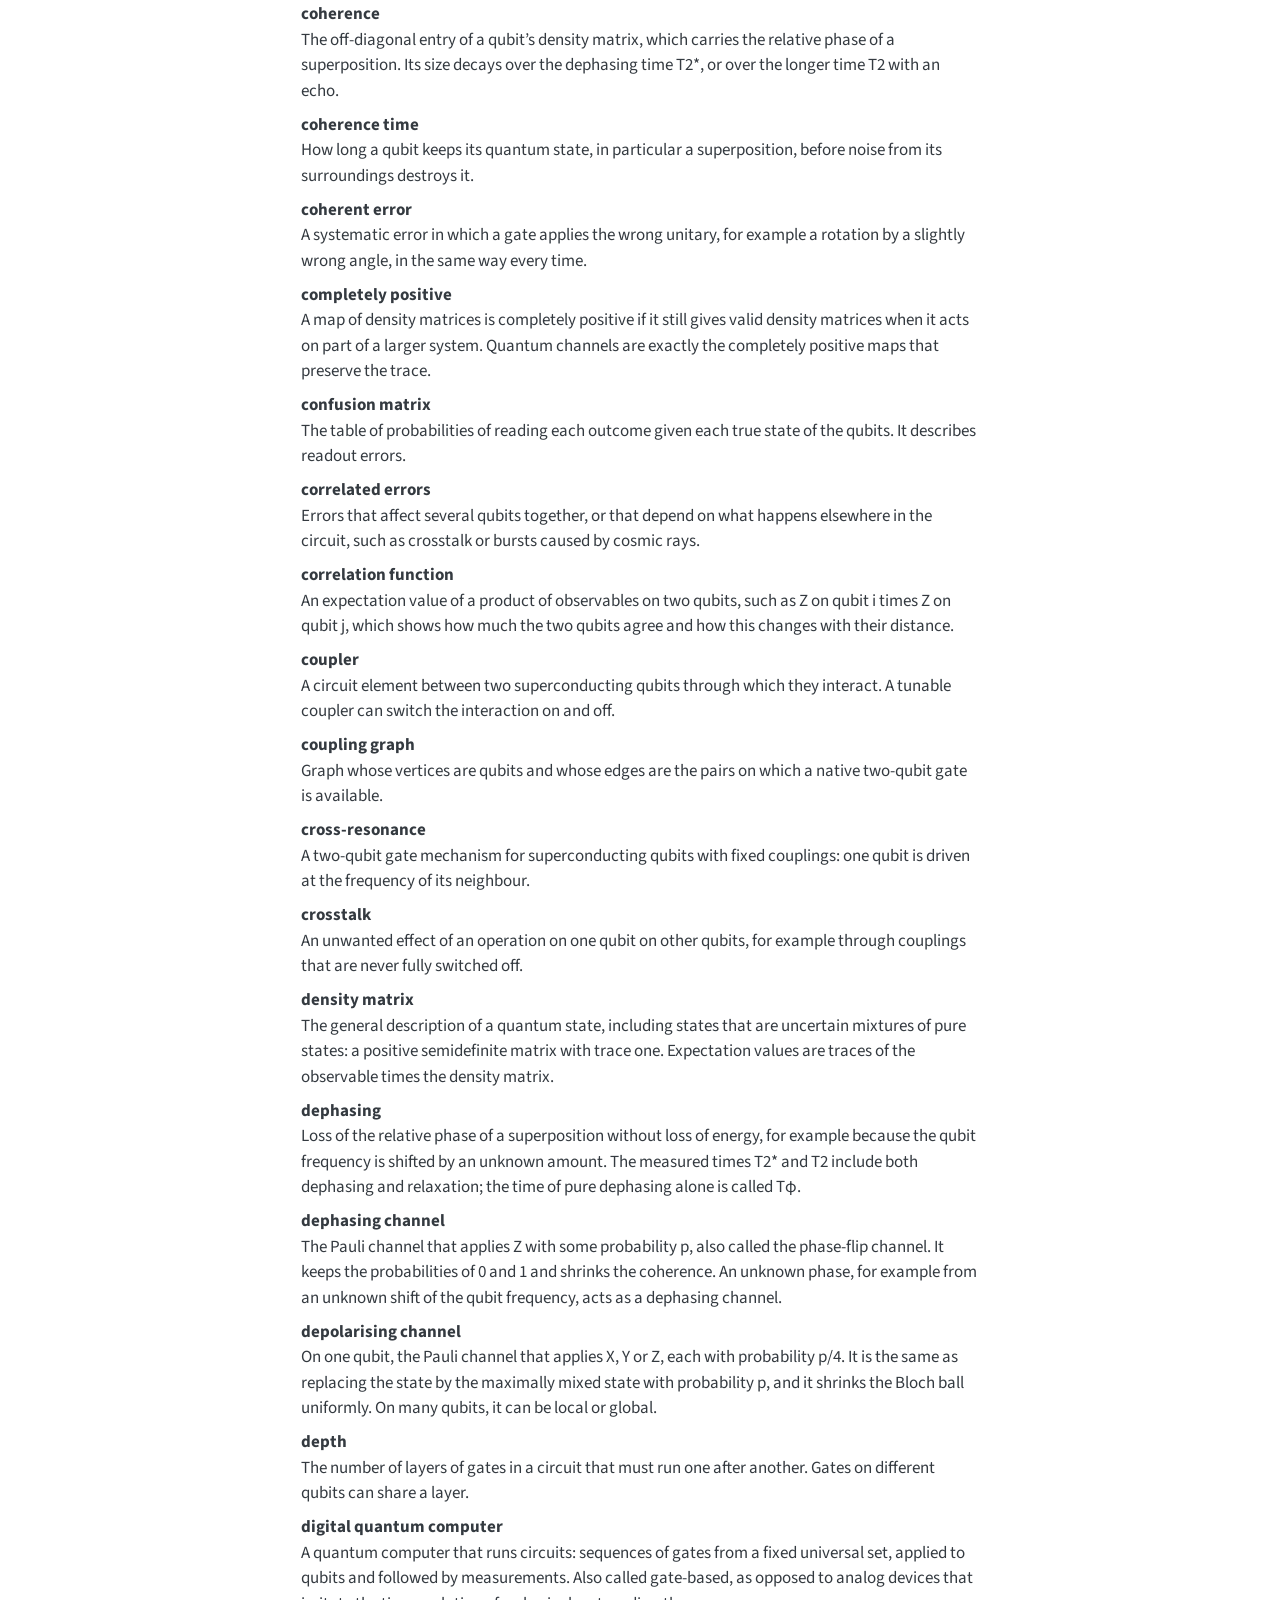
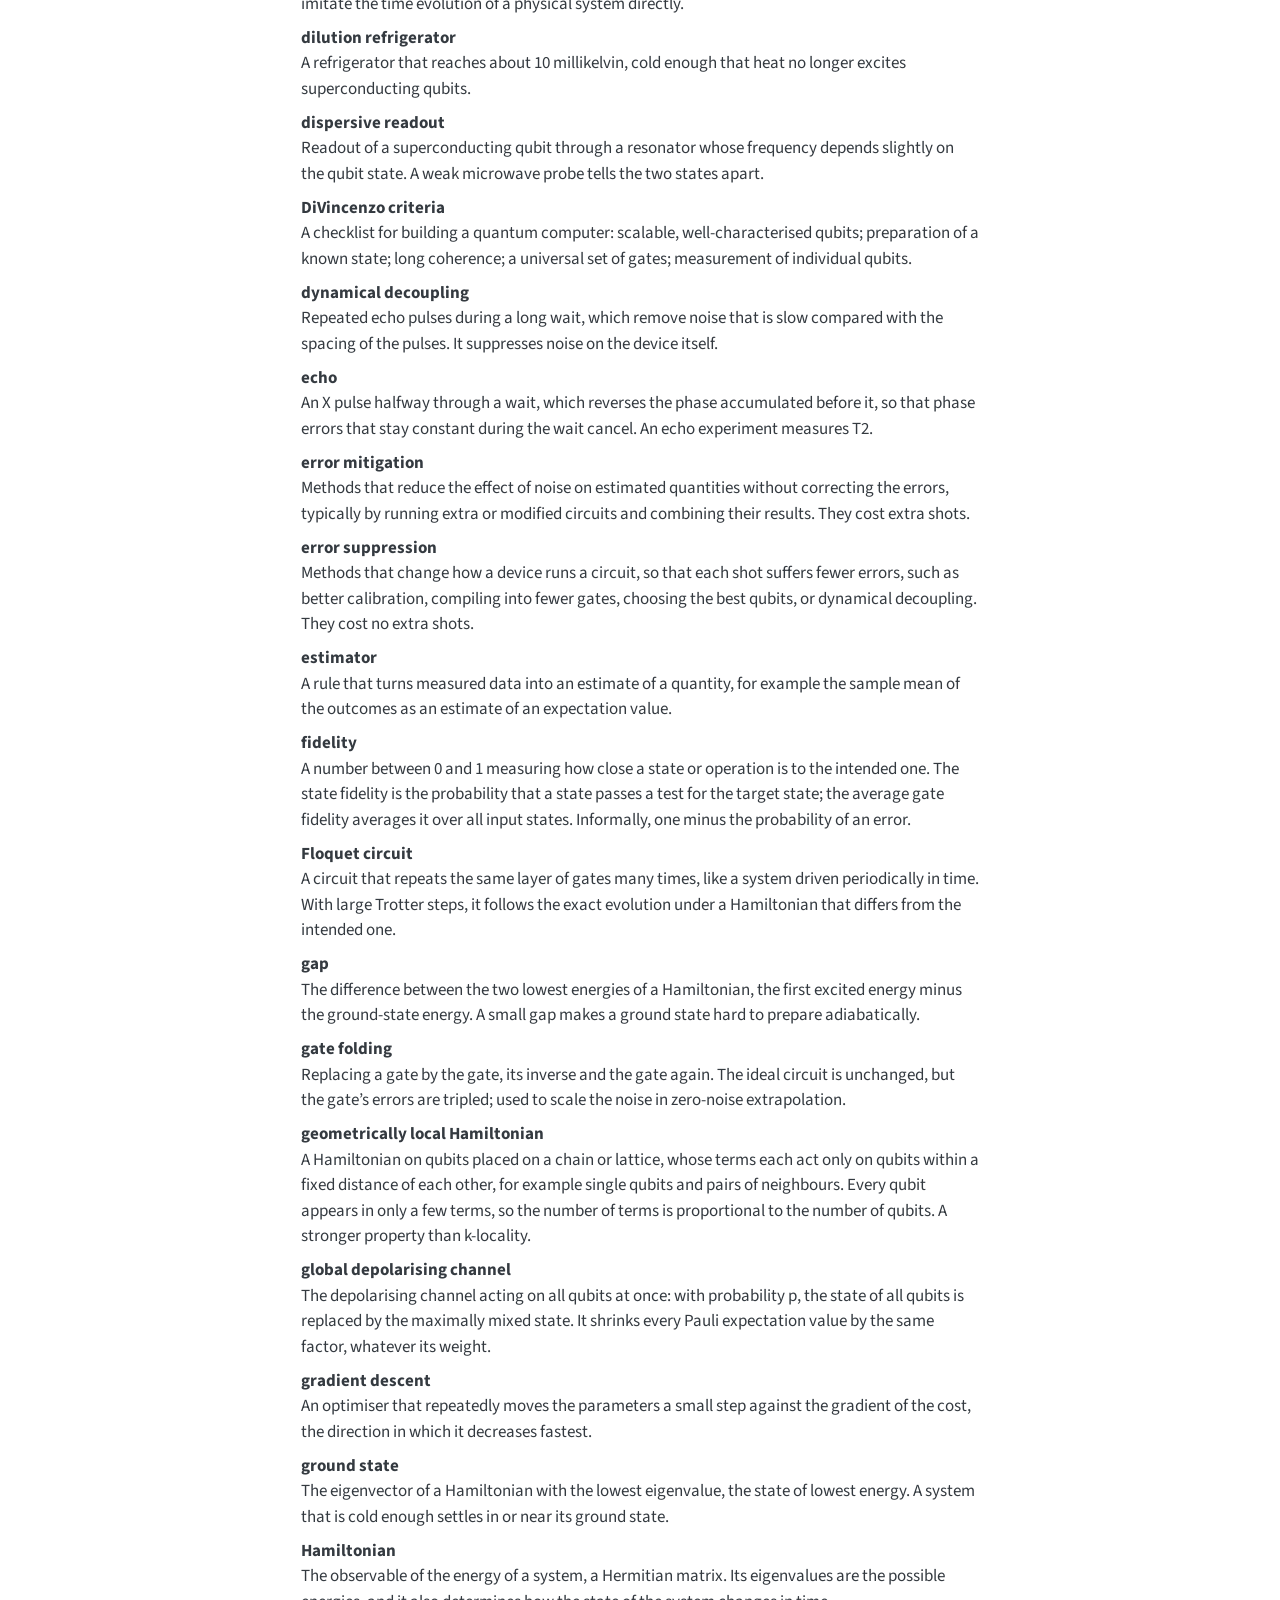
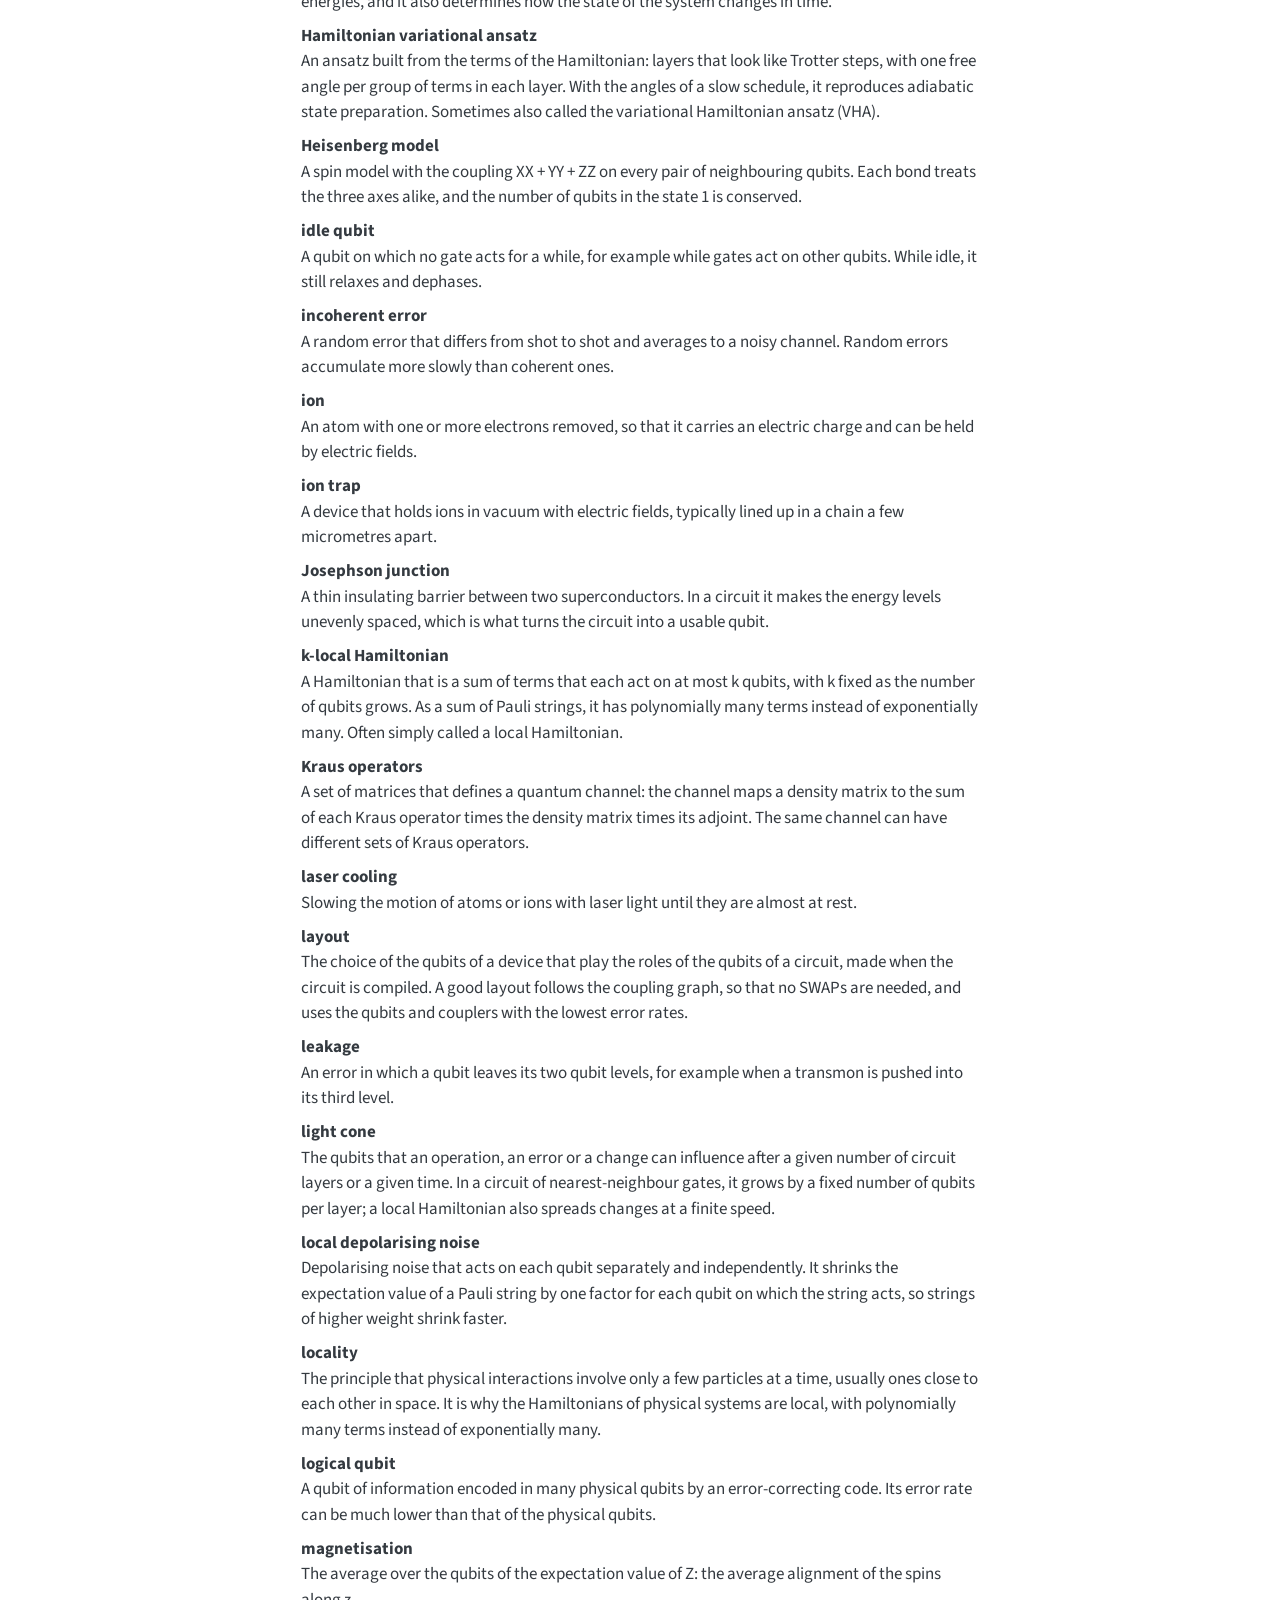
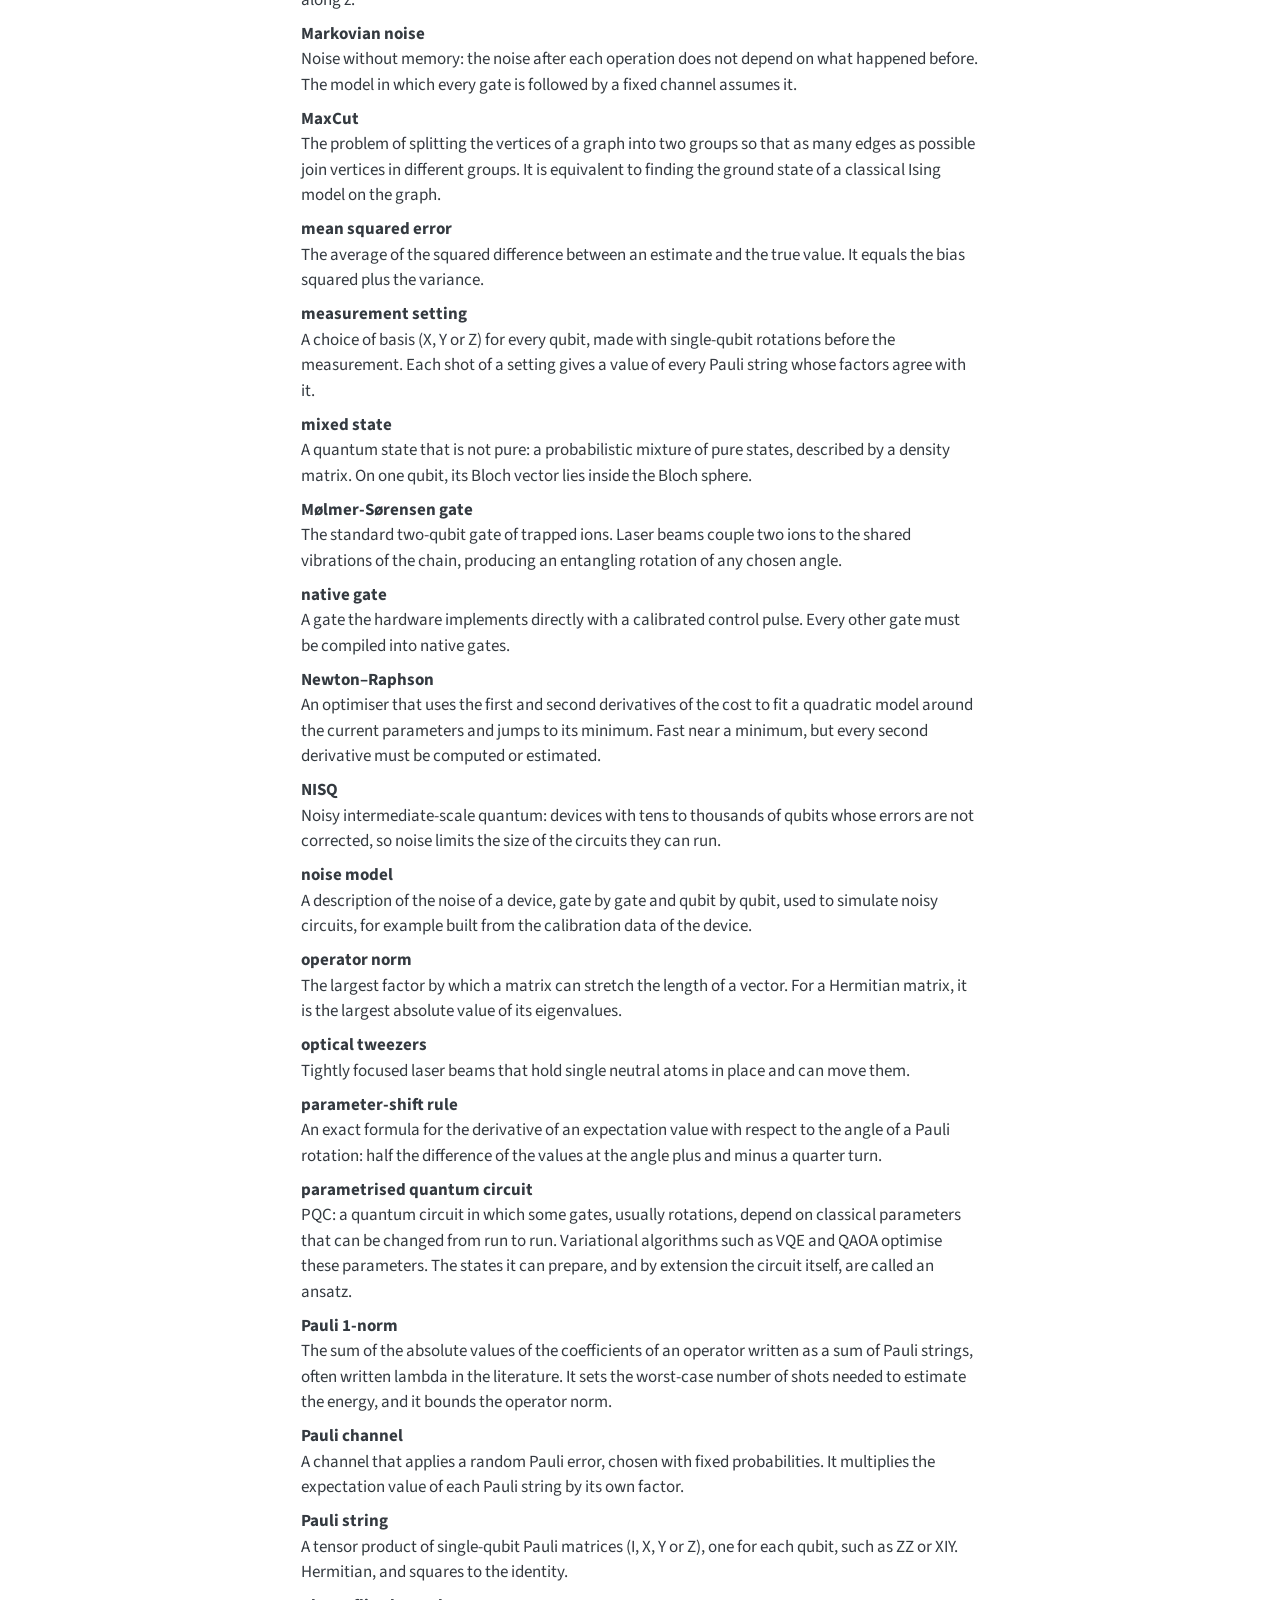
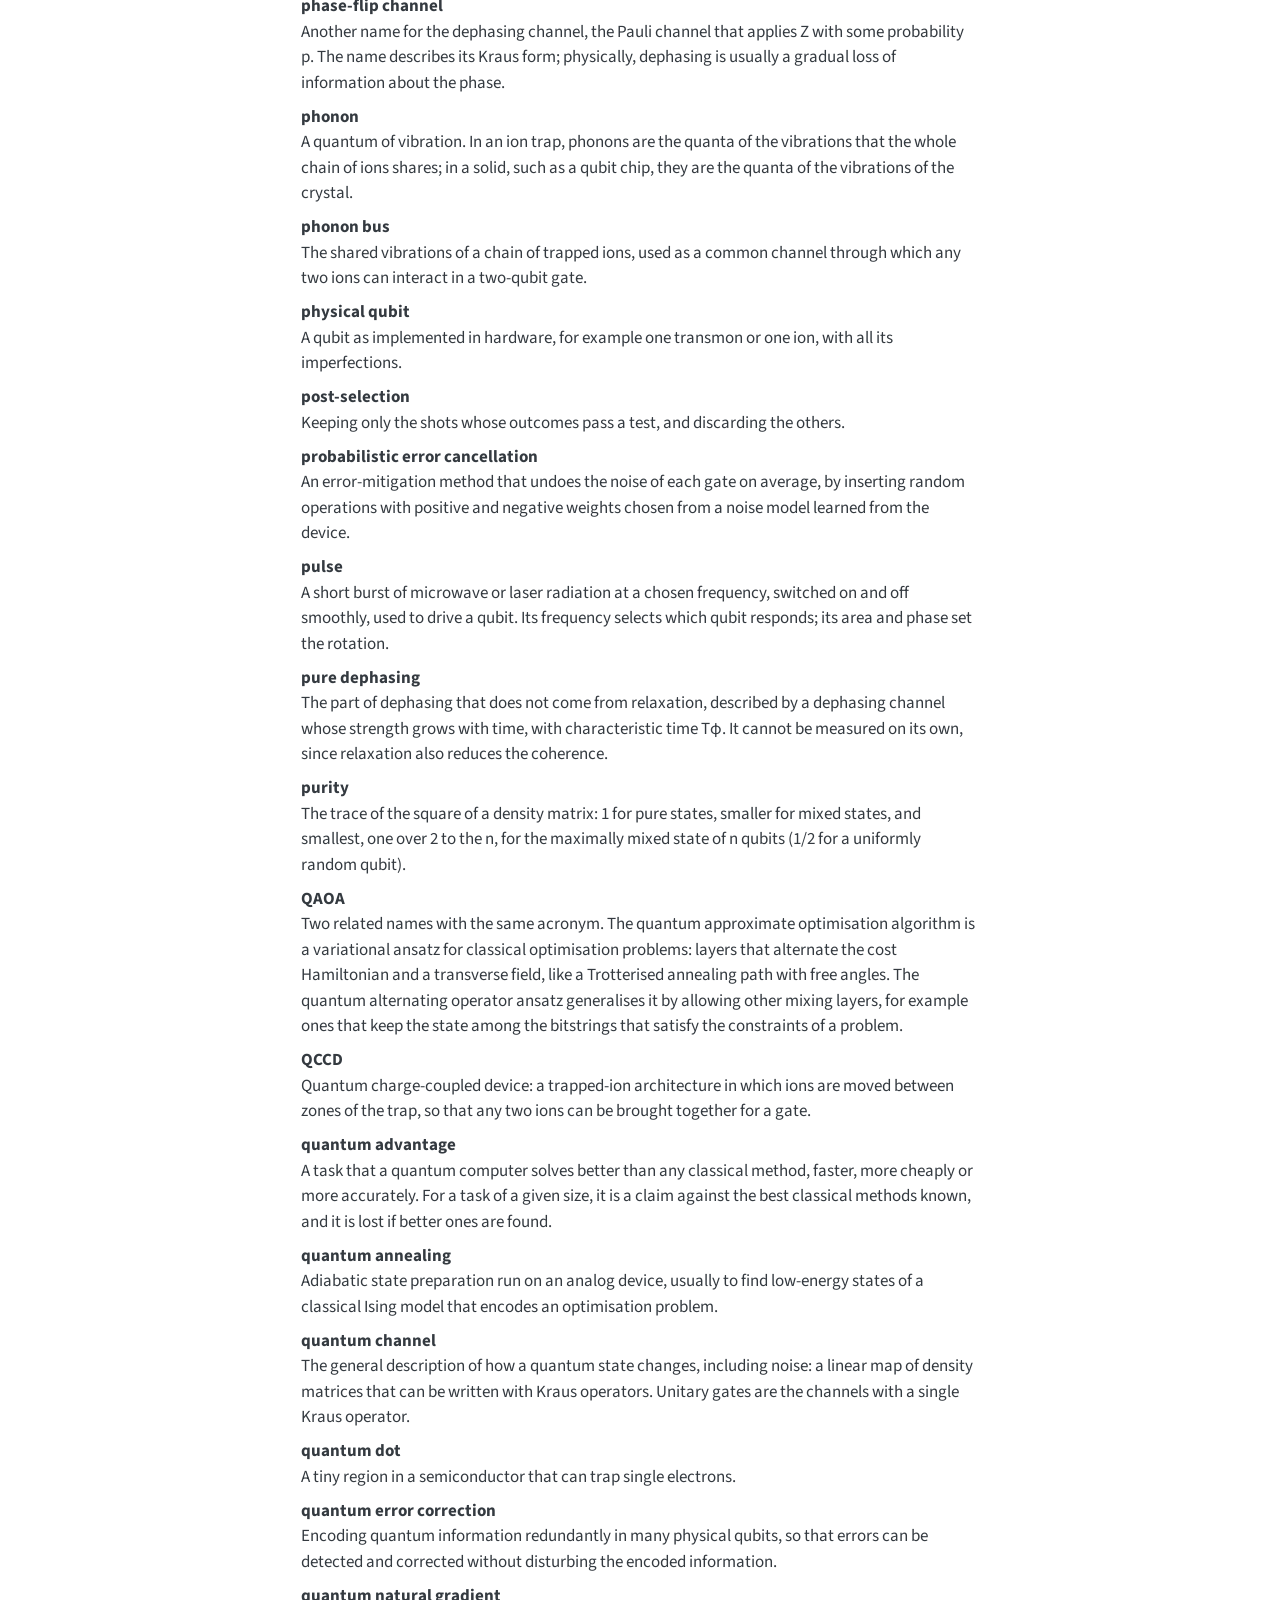
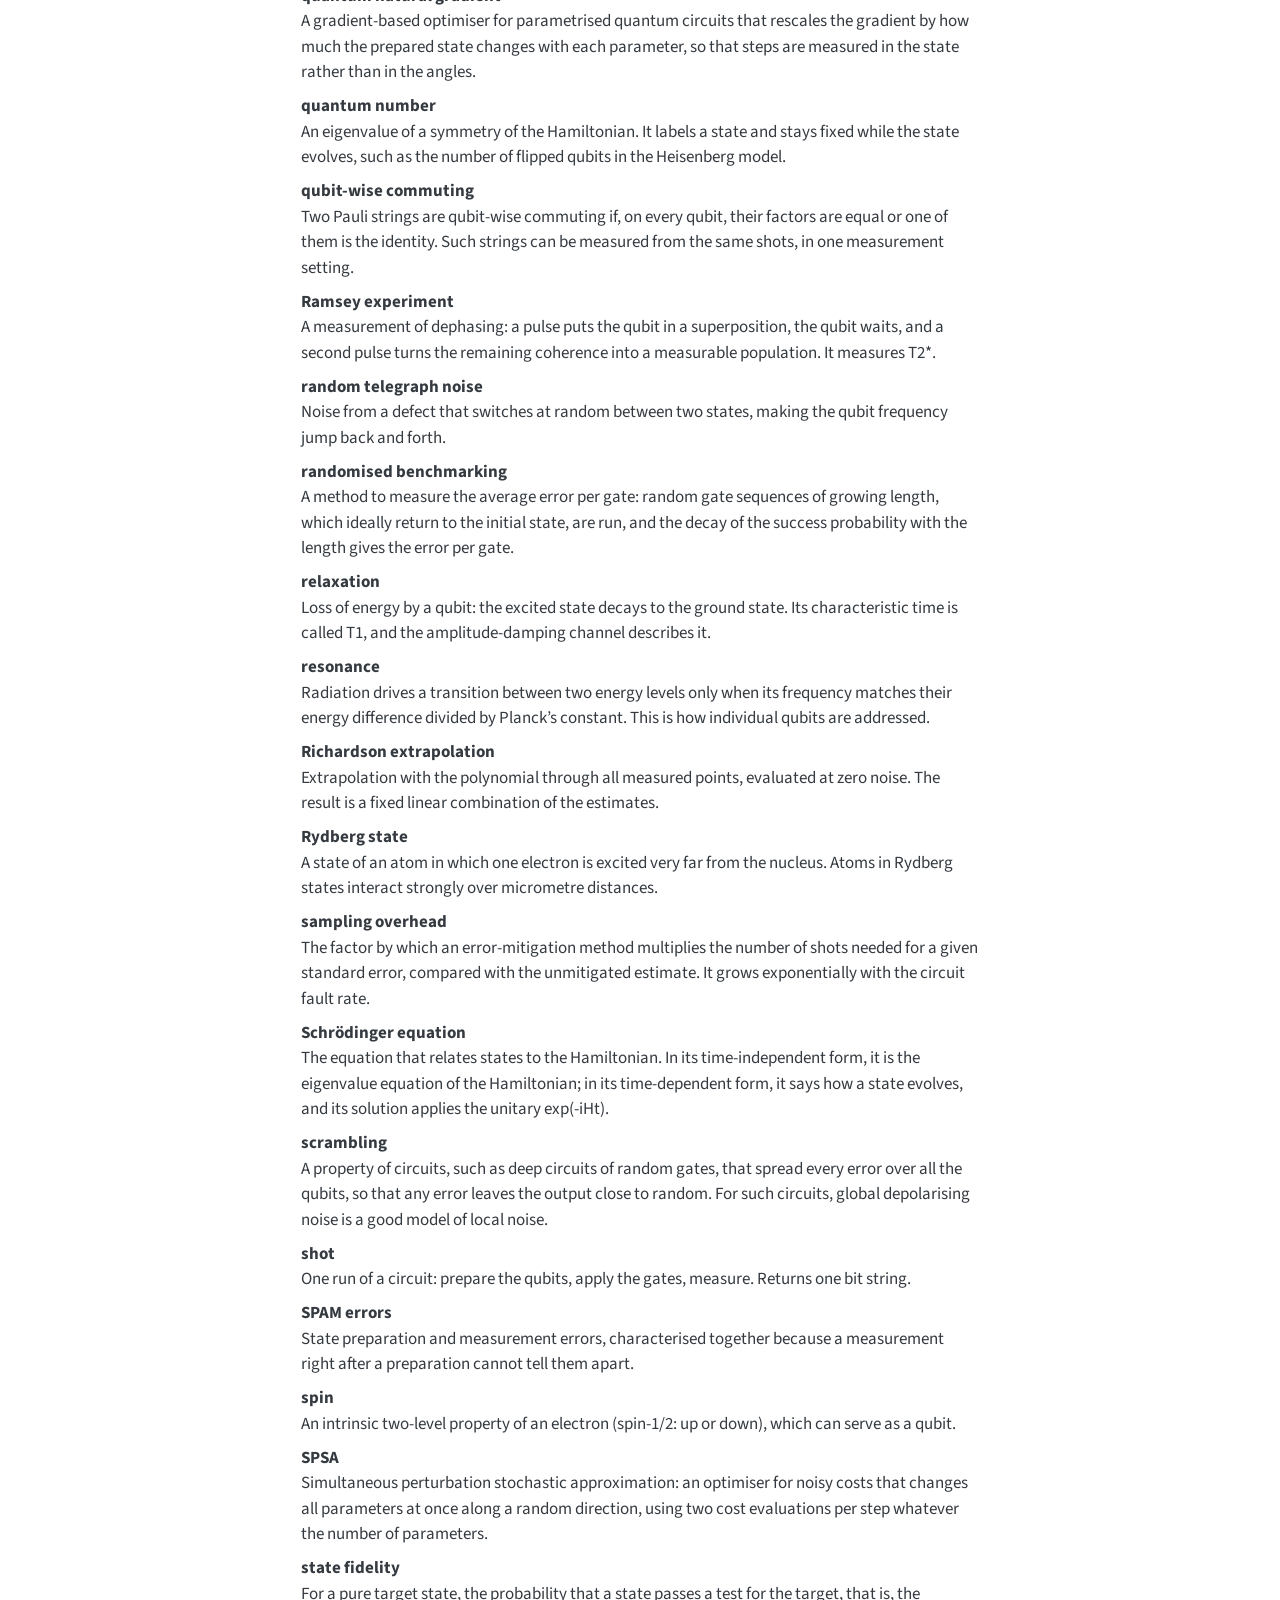
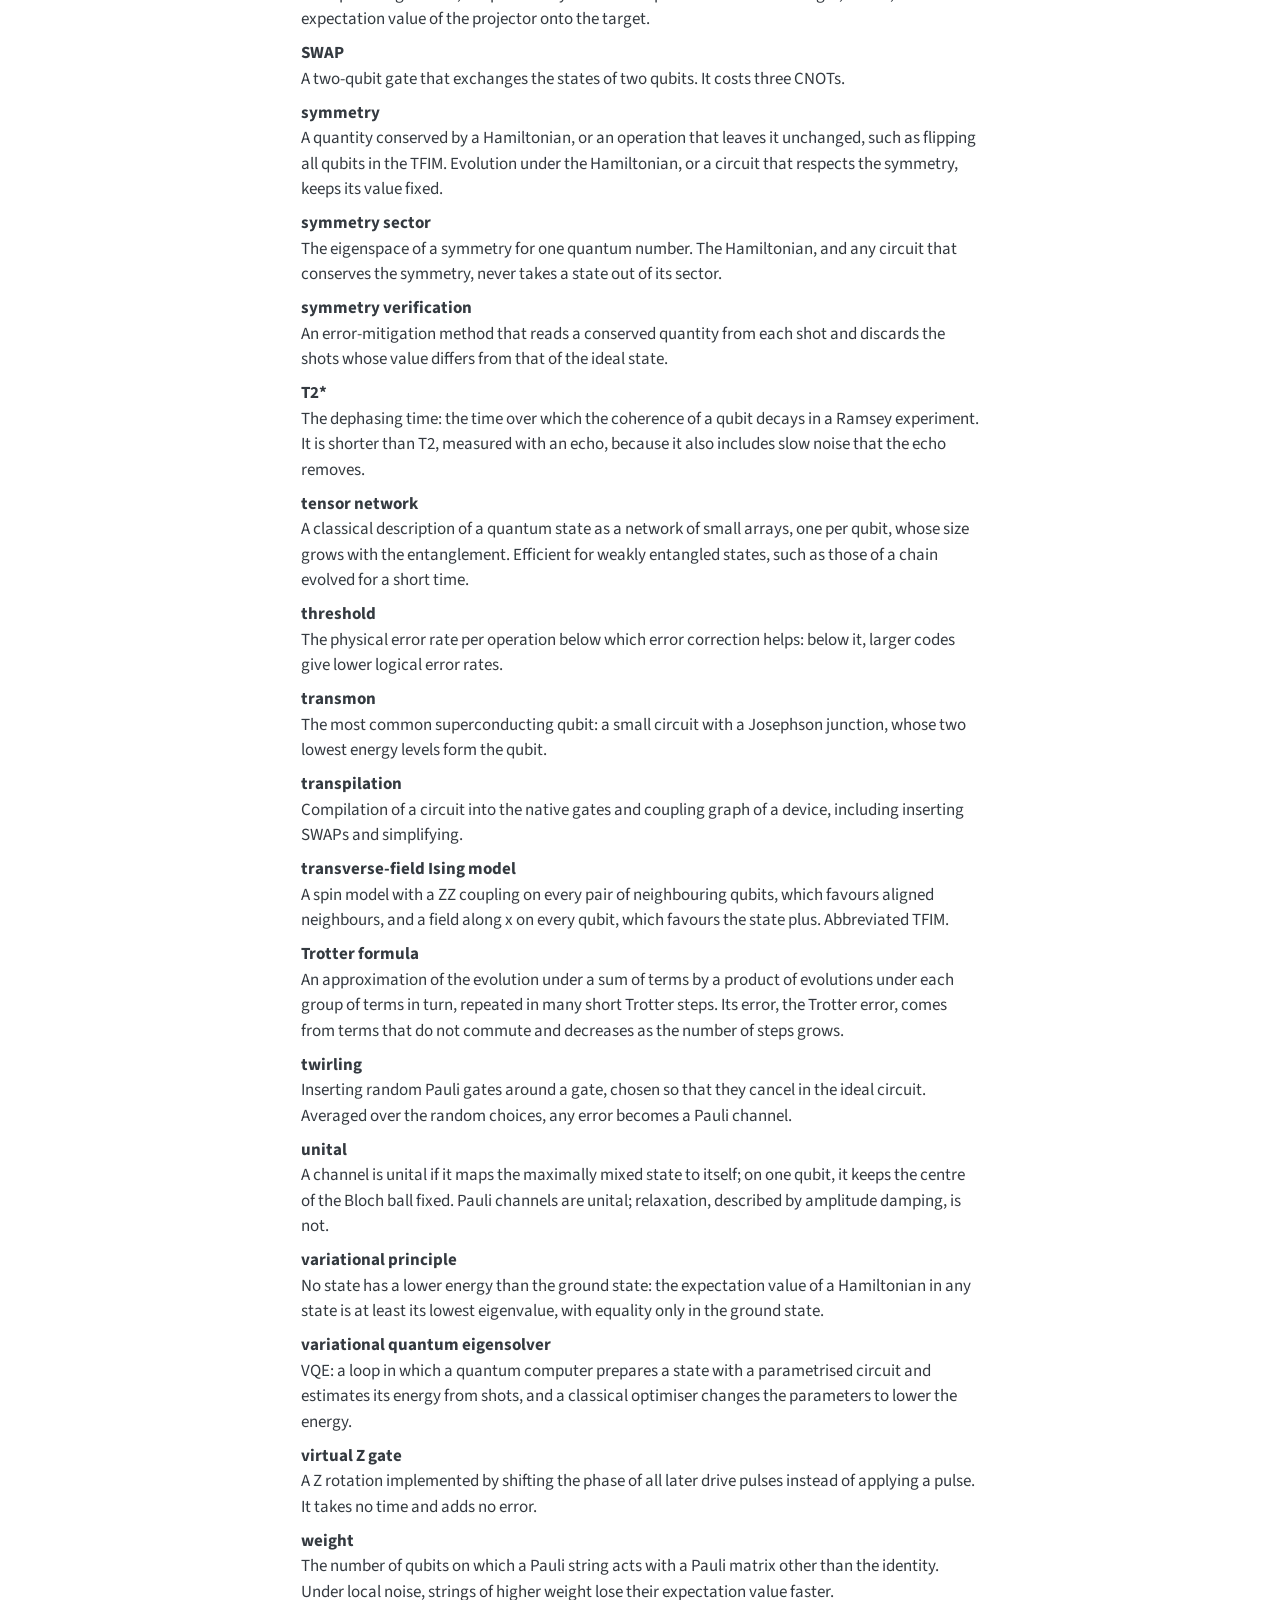
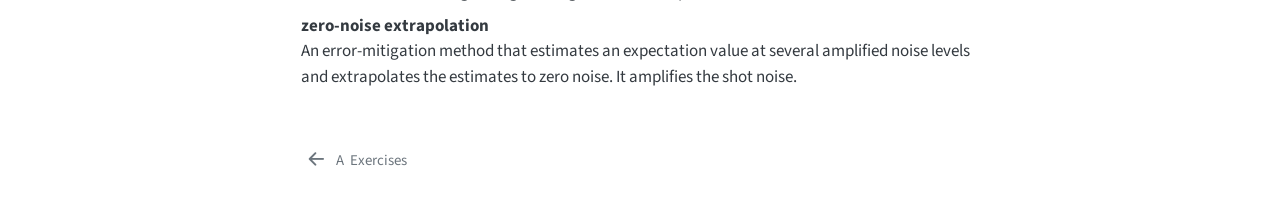
<file: glossary.html>
<!DOCTYPE html>
<html xmlns="http://www.w3.org/1999/xhtml" lang="en" xml:lang="en"><head>

<meta charset="utf-8">
<meta name="generator" content="quarto-1.10.19">

<meta name="viewport" content="width=device-width, initial-scale=1.0, user-scalable=yes">

<meta name="author" content="Stefano Polla">
<meta name="dcterms.date" content="2026-10-15">

<title>Appendix B — Glossary – Near-term Quantum Computing — lecture notes</title>
<style>
/* Default styles provided by pandoc.
** See https://pandoc.org/MANUAL.html#variables-for-html for config info.
*/
span.smallcaps{font-variant: small-caps;}
div.columns{display: flex; gap: 1.5em;}
div.column{flex: auto;}
@media screen {
div.columns{gap: min(4vw, 1.5em);}
div.column{overflow-x: auto;}
}
div.hanging-indent{margin-left: 1.5em; text-indent: -1.5em;}
ul.task-list{list-style: none;}
ul.task-list li input[type="checkbox"] {
  width: 0.8em;
  margin: 0 0.8em 0.2em -1em; /* quarto-specific, see https://github.com/quarto-dev/quarto-cli/issues/4556 */ 
  vertical-align: middle;
}
</style>


<script src="site_libs/quarto-nav/quarto-nav.js"></script>
<script src="site_libs/quarto-nav/headroom.min.js"></script>
<script src="site_libs/clipboard/clipboard.min.js"></script>
<script src="site_libs/quarto-search/autocomplete.umd.js"></script>
<script src="site_libs/quarto-search/fuse.min.js"></script>
<script src="site_libs/quarto-search/quarto-search.js"></script>
<meta name="quarto:offset" content="./">
<link href="./exercises.html" rel="prev">
<script src="site_libs/quarto-html/quarto.js" type="module"></script>
<script src="site_libs/quarto-html/tabsets/tabsets.js" type="module"></script>
<script src="site_libs/quarto-html/popper.min.js"></script>
<script src="site_libs/quarto-html/tippy.umd.min.js"></script>
<script src="site_libs/quarto-html/anchor.min.js"></script>
<link href="site_libs/quarto-html/tippy.css" rel="stylesheet">
<link href="site_libs/quarto-html/quarto-syntax-highlighting-bf27225e3a48a9273f3daa8f8e829971.css" rel="stylesheet" class="quarto-color-scheme" id="quarto-text-highlighting-styles">
<link href="site_libs/quarto-html/quarto-syntax-highlighting-dark-b626d73c4c936ccc3cb08be7d45d1df6.css" rel="stylesheet" class="quarto-color-scheme quarto-color-alternate" id="quarto-text-highlighting-styles">
<link href="site_libs/quarto-html/quarto-syntax-highlighting-bf27225e3a48a9273f3daa8f8e829971.css" rel="stylesheet" class="quarto-color-scheme-extra" id="quarto-text-highlighting-styles">
<script src="site_libs/bootstrap/bootstrap.min.js"></script>
<link href="site_libs/bootstrap/bootstrap-icons.css" rel="stylesheet">
<link href="site_libs/bootstrap/bootstrap-d3f7f8e73c8d287b30bcf59c2b563615.min.css" rel="stylesheet" append-hash="true" class="quarto-color-scheme" id="quarto-bootstrap" data-mode="light">
<link href="site_libs/bootstrap/bootstrap-dark-37a0ccb6f5b9899fcb884e11bb6f7458.min.css" rel="stylesheet" append-hash="true" class="quarto-color-scheme quarto-color-alternate" id="quarto-bootstrap" data-mode="dark">
<link href="site_libs/bootstrap/bootstrap-d3f7f8e73c8d287b30bcf59c2b563615.min.css" rel="stylesheet" append-hash="true" class="quarto-color-scheme-extra" id="quarto-bootstrap" data-mode="light">
<script id="quarto-search-options" type="application/json">{
  "location": "sidebar",
  "copy-button": false,
  "collapse-after": 3,
  "panel-placement": "start",
  "type": "textbox",
  "limit": 50,
  "keyboard-shortcut": [
    "f",
    "/",
    "s"
  ],
  "show-item-context": false,
  "language": {
    "search-no-results-text": "No results",
    "search-matching-documents-text": "matching documents",
    "search-copy-link-title": "Copy link to search",
    "search-hide-matches-text": "Hide additional matches",
    "search-more-match-text": "more match in this document",
    "search-more-matches-text": "more matches in this document",
    "search-clear-button-title": "Clear",
    "search-text-placeholder": "",
    "search-detached-cancel-button-title": "Cancel",
    "search-submit-button-title": "Submit",
    "search-label": "Search"
  }
}</script>
<meta name="robots" content="noindex, nofollow">


<link rel="stylesheet" href="styles.css">
</head>

<body class="nav-sidebar floating quarto-light"><script id="quarto-html-before-body" type="application/javascript">
    const toggleBodyColorMode = (bsSheetEl) => {
      const mode = bsSheetEl.getAttribute("data-mode");
      const bodyEl = window.document.querySelector("body");
      if (mode === "dark") {
        bodyEl.classList.add("quarto-dark");
        bodyEl.classList.remove("quarto-light");
      } else {
        bodyEl.classList.add("quarto-light");
        bodyEl.classList.remove("quarto-dark");
      }
    }
    const toggleBodyColorPrimary = () => {
      const bsSheetEl = window.document.querySelector("link#quarto-bootstrap:not([rel=disabled-stylesheet])");
      if (bsSheetEl) {
        toggleBodyColorMode(bsSheetEl);
      }
    }
    const setColorSchemeToggle = (alternate) => {
      const toggles = window.document.querySelectorAll('.quarto-color-scheme-toggle');
      for (let i=0; i < toggles.length; i++) {
        const toggle = toggles[i];
        if (toggle) {
          if (alternate) {
            toggle.classList.add("alternate");
          } else {
            toggle.classList.remove("alternate");
          }
        }
      }
    };
    const toggleColorMode = (alternate) => {
      // Switch the stylesheets
      const primaryStylesheets = window.document.querySelectorAll('link.quarto-color-scheme:not(.quarto-color-alternate)');
      const alternateStylesheets = window.document.querySelectorAll('link.quarto-color-scheme.quarto-color-alternate');
      manageTransitions('#quarto-margin-sidebar .nav-link', false);
      if (alternate) {
        // note: dark is layered on light, we don't disable primary!
        enableStylesheet(alternateStylesheets);
        for (const sheetNode of alternateStylesheets) {
          if (sheetNode.id === "quarto-bootstrap") {
            toggleBodyColorMode(sheetNode);
          }
        }
      } else {
        disableStylesheet(alternateStylesheets);
        enableStylesheet(primaryStylesheets)
        toggleBodyColorPrimary();
      }
      manageTransitions('#quarto-margin-sidebar .nav-link', true);
      // Switch the toggles
      setColorSchemeToggle(alternate)
      // Hack to workaround the fact that safari doesn't
      // properly recolor the scrollbar when toggling (#1455)
      if (navigator.userAgent.indexOf('Safari') > 0 && navigator.userAgent.indexOf('Chrome') == -1) {
        manageTransitions("body", false);
        window.scrollTo(0, 1);
        setTimeout(() => {
          window.scrollTo(0, 0);
          manageTransitions("body", true);
        }, 40);
      }
    }
    const disableStylesheet = (stylesheets) => {
      for (let i=0; i < stylesheets.length; i++) {
        const stylesheet = stylesheets[i];
        stylesheet.rel = 'disabled-stylesheet';
      }
    }
    const enableStylesheet = (stylesheets) => {
      for (let i=0; i < stylesheets.length; i++) {
        const stylesheet = stylesheets[i];
        if(stylesheet.rel !== 'stylesheet') { // for Chrome, which will still FOUC without this check
          stylesheet.rel = 'stylesheet';
        }
      }
    }
    const manageTransitions = (selector, allowTransitions) => {
      const els = window.document.querySelectorAll(selector);
      for (let i=0; i < els.length; i++) {
        const el = els[i];
        if (allowTransitions) {
          el.classList.remove('notransition');
        } else {
          el.classList.add('notransition');
        }
      }
    }
    const isFileUrl = () => {
      return window.location.protocol === 'file:';
    }
    const hasAlternateSentinel = () => {
      let styleSentinel = getColorSchemeSentinel();
      if (styleSentinel !== null) {
        return styleSentinel === "alternate";
      } else {
        return false;
      }
    }
    const setStyleSentinel = (alternate) => {
      const value = alternate ? "alternate" : "default";
      if (!isFileUrl()) {
        window.localStorage.setItem("quarto-color-scheme", value);
      } else {
        localAlternateSentinel = value;
      }
    }
    const getColorSchemeSentinel = () => {
      if (!isFileUrl()) {
        const storageValue = window.localStorage.getItem("quarto-color-scheme");
        return storageValue != null ? storageValue : localAlternateSentinel;
      } else {
        return localAlternateSentinel;
      }
    }
    const toggleGiscusIfUsed = (isAlternate, darkModeDefault) => {
      const baseTheme = document.querySelector('#giscus-base-theme')?.value ?? 'light';
      const alternateTheme = document.querySelector('#giscus-alt-theme')?.value ?? 'dark';
      let newTheme = '';
      if(authorPrefersDark) {
        newTheme = isAlternate ? baseTheme : alternateTheme;
      } else {
        newTheme = isAlternate ? alternateTheme : baseTheme;
      }
      const changeGiscusTheme = () => {
        // From: https://github.com/giscus/giscus/issues/336
        const sendMessage = (message) => {
          const iframe = document.querySelector('iframe.giscus-frame');
          if (!iframe) return;
          iframe.contentWindow.postMessage({ giscus: message }, 'https://giscus.app');
        }
        sendMessage({
          setConfig: {
            theme: newTheme
          }
        });
      }
      const isGiscussLoaded = window.document.querySelector('iframe.giscus-frame') !== null;
      if (isGiscussLoaded) {
        changeGiscusTheme();
      }
    };
    const authorPrefersDark = false;
    const darkModeDefault = authorPrefersDark;
      document.querySelector('link#quarto-text-highlighting-styles.quarto-color-scheme-extra').rel = 'disabled-stylesheet';
      document.querySelector('link#quarto-bootstrap.quarto-color-scheme-extra').rel = 'disabled-stylesheet';
    let localAlternateSentinel = darkModeDefault ? 'alternate' : 'default';
    // Dark / light mode switch
    window.quartoToggleColorScheme = () => {
      // Read the current dark / light value
      let toAlternate = !hasAlternateSentinel();
      toggleColorMode(toAlternate);
      setStyleSentinel(toAlternate);
      toggleGiscusIfUsed(toAlternate, darkModeDefault);
      window.dispatchEvent(new Event('resize'));
    };
    // Switch to dark mode if need be
    if (hasAlternateSentinel()) {
      toggleColorMode(true);
    } else {
      toggleColorMode(false);
    }
  </script>

<div id="quarto-search-results"></div>
  <header id="quarto-header" class="headroom fixed-top">
  <nav class="quarto-secondary-nav">
    <div class="container-fluid d-flex">
      <button type="button" class="quarto-btn-toggle btn" data-bs-toggle="collapse" role="button" data-bs-target=".quarto-sidebar-collapse-item" aria-controls="quarto-sidebar" aria-expanded="false" aria-label="Toggle sidebar navigation" onclick="if (window.quartoToggleHeadroom) { window.quartoToggleHeadroom(); }">
        <i class="bi bi-layout-text-sidebar-reverse"></i>
      </button>
        <nav class="quarto-page-breadcrumbs" aria-label="breadcrumb"><ol class="breadcrumb"><li class="breadcrumb-item"><a href="./exercises.html">Appendices</a></li><li class="breadcrumb-item"><a href="./glossary.html"><span class="chapter-number">B</span>&nbsp; <span class="chapter-title">Glossary</span></a></li></ol></nav>
        <a class="flex-grow-1" role="navigation" data-bs-toggle="collapse" data-bs-target=".quarto-sidebar-collapse-item" aria-controls="quarto-sidebar" aria-expanded="false" aria-label="Toggle sidebar navigation" onclick="if (window.quartoToggleHeadroom) { window.quartoToggleHeadroom(); }">      
        </a>
      <button type="button" class="btn quarto-search-button" aria-label="Search" onclick="window.quartoOpenSearch();">
        <i class="bi bi-search"></i>
      </button>
    </div>
  </nav>
</header>
<!-- content -->
<div id="quarto-content" class="quarto-container page-columns page-rows-contents page-layout-article">
<!-- sidebar -->
  <nav id="quarto-sidebar" class="sidebar collapse collapse-horizontal quarto-sidebar-collapse-item sidebar-navigation floating overflow-auto">
    <div class="pt-lg-2 mt-2 text-left sidebar-header">
    <div class="sidebar-title mb-0 py-0">
      <a href="./">Near-term Quantum Computing — lecture notes</a> 
        <div class="sidebar-tools-main tools-wide">
    <a href="https://github.com/StefanoPolla/course-testing/tree/main/notes/" title="Source Code" class="quarto-navigation-tool px-1" aria-label="Source Code"><i class="bi bi-github"></i></a>
    <a href="./ntqc-lecture-notes.pdf" title="Download PDF" class="quarto-navigation-tool px-1" aria-label="Download PDF"><i class="bi bi-file-pdf"></i></a>
  <a href="" class="quarto-color-scheme-toggle quarto-navigation-tool  px-1" onclick="window.quartoToggleColorScheme(); return false;" title="Toggle dark mode"><i class="bi"></i></a>
</div>
    </div>
      </div>
        <div class="mt-2 flex-shrink-0 align-items-center">
        <div class="sidebar-search">
        <div id="quarto-search" class="" title="Search"></div>
        </div>
        </div>
    <div class="sidebar-menu-container"> 
    <ul class="list-unstyled mt-1">
        <li class="sidebar-item">
  <div class="sidebar-item-container"> 
  <a href="./index.html" class="sidebar-item-text sidebar-link">
 <span class="menu-text">About these notes</span></a>
  </div>
</li>
        <li class="sidebar-item">
  <div class="sidebar-item-container"> 
  <a href="./L1-platforms-and-measurement.html" class="sidebar-item-text sidebar-link">
 <span class="menu-text"><span class="chapter-number">1</span>&nbsp; <span class="chapter-title">Platforms, gates and measurement</span></span></a>
  </div>
</li>
        <li class="sidebar-item">
  <div class="sidebar-item-container"> 
  <a href="./L2-noise.html" class="sidebar-item-text sidebar-link">
 <span class="menu-text"><span class="chapter-number">2</span>&nbsp; <span class="chapter-title">Noise channels and error budgets</span></span></a>
  </div>
</li>
        <li class="sidebar-item">
  <div class="sidebar-item-container"> 
  <a href="./L3-hamiltonians.html" class="sidebar-item-text sidebar-link">
 <span class="menu-text"><span class="chapter-number">3</span>&nbsp; <span class="chapter-title">Measuring and simulating Hamiltonians</span></span></a>
  </div>
</li>
        <li class="sidebar-item">
  <div class="sidebar-item-container"> 
  <a href="./L4-ground-states.html" class="sidebar-item-text sidebar-link">
 <span class="menu-text"><span class="chapter-number">4</span>&nbsp; <span class="chapter-title">Preparing ground states</span></span></a>
  </div>
</li>
        <li class="sidebar-item">
  <div class="sidebar-item-container"> 
  <a href="./L5-mitigation.html" class="sidebar-item-text sidebar-link">
 <span class="menu-text"><span class="chapter-number">5</span>&nbsp; <span class="chapter-title">Reducing the effect of noise</span></span></a>
  </div>
</li>
        <li class="sidebar-item sidebar-item-section">
      <div class="sidebar-item-container"> 
            <a class="sidebar-item-text sidebar-link text-start" data-bs-toggle="collapse" data-bs-target="#quarto-sidebar-section-1" role="navigation" aria-expanded="true">
 <span class="menu-text">Appendices</span></a>
          <a class="sidebar-item-toggle text-start" data-bs-toggle="collapse" data-bs-target="#quarto-sidebar-section-1" role="navigation" aria-expanded="true" aria-label="Toggle section">
            <i class="bi bi-chevron-right ms-2"></i>
          </a> 
      </div>
      <ul id="quarto-sidebar-section-1" class="collapse list-unstyled sidebar-section depth1 show">  
          <li class="sidebar-item">
  <div class="sidebar-item-container"> 
  <a href="./exercises.html" class="sidebar-item-text sidebar-link">
 <span class="menu-text"><span class="chapter-number">A</span>&nbsp; <span class="chapter-title">Exercises</span></span></a>
  </div>
</li>
          <li class="sidebar-item">
  <div class="sidebar-item-container"> 
  <a href="./glossary.html" class="sidebar-item-text sidebar-link active">
 <span class="menu-text"><span class="chapter-number">B</span>&nbsp; <span class="chapter-title">Glossary</span></span></a>
  </div>
</li>
      </ul>
  </li>
    </ul>
    </div>
</nav>
<div id="quarto-sidebar-glass" class="quarto-sidebar-collapse-item" data-bs-toggle="collapse" data-bs-target=".quarto-sidebar-collapse-item"></div>
<!-- margin-sidebar -->
    <div id="quarto-margin-sidebar" class="sidebar margin-sidebar zindex-bottom">
        
    </div>
<!-- main -->
<main class="content" id="quarto-document-content">


<header id="title-block-header" class="quarto-title-block default"><nav class="quarto-page-breadcrumbs quarto-title-breadcrumbs d-none d-lg-block" aria-label="breadcrumb"><ol class="breadcrumb"><li class="breadcrumb-item"><a href="./exercises.html">Appendices</a></li><li class="breadcrumb-item"><a href="./glossary.html"><span class="chapter-number">B</span>&nbsp; <span class="chapter-title">Glossary</span></a></li></ol></nav>
<div class="quarto-title">
<h1 class="title">Appendix B — Glossary</h1>
</div>



<div class="quarto-title-meta">

    <div>
    <div class="quarto-title-meta-heading">Author</div>
    <div class="quarto-title-meta-contents">
             <p>Stefano Polla </p>
          </div>
  </div>
    
    <div>
    <div class="quarto-title-meta-heading">Published</div>
    <div class="quarto-title-meta-contents">
      <p class="date">15 October 2026</p>
    </div>
  </div>
  
    <div>
    <div class="quarto-title-meta-heading">Last updated</div>
    <div class="quarto-title-meta-contents">
      <p class="date-modified">22 November 2026</p>
    </div>
  </div>
    
  </div>
  


</header>


<dl>
<dt><span id="gloss-one-over-f">1/f noise</span></dt>
<dd>
Noise in which slow fluctuations are much stronger than fast ones, in inverse proportion to their frequency. It typically comes from many defects, each switching at its own rate.
</dd>
<dt><span id="gloss-adam">Adam</span></dt>
<dd>
Adaptive moment estimation: a gradient-based optimiser that gives each parameter its own step size, set from running averages of its derivative and of its square. The default optimiser in machine learning; it copes well with noisy gradients.
</dd>
<dt><span id="gloss-adiabatic-preparation">adiabatic state preparation</span></dt>
<dd>
Preparing the ground state of a Hamiltonian by starting in the ground state of a simple one and changing the Hamiltonian slowly into the target. It works if the change is slow compared with the inverse square of the smallest gap along the way.
</dd>
<dt><span id="gloss-amplitude-damping">amplitude damping</span></dt>
<dd>
The channel that describes relaxation: a qubit in the excited state decays to the ground state with probability gamma, which grows with time as one minus exp(-t/T1).
</dd>
<dt><span id="gloss-ansatz">ansatz</span></dt>
<dd>
The family of trial states that a parametrised circuit can prepare in a variational algorithm, a guess for the form of the solution; by extension, also the circuit itself, with its fixed structure and free parameters such as rotation angles. Plural: ansätze.
</dd>
<dt><span id="gloss-average-gate-fidelity">average gate fidelity</span></dt>
<dd>
The state fidelity between the output of a noisy gate and the ideal output, averaged over all pure input states. One minus it is the error per gate.
</dd>
<dt><span id="gloss-barren-plateau">barren plateau</span></dt>
<dd>
A region of parameters, often almost all of them, where the cost of a variational circuit is nearly flat, with slopes that shrink exponentially with the number of qubits, so that estimating them takes exponentially many shots.
</dd>
<dt><span id="gloss-bfgs">BFGS</span></dt>
<dd>
Broyden–Fletcher–Goldfarb–Shanno: a quasi-Newton optimiser that builds an estimate of the second derivatives from successive gradients instead of computing them. A standard choice for smooth costs without noise.
</dd>
<dt><span id="gloss-bias">bias</span></dt>
<dd>
The difference between the average of an estimator and the true value. Noise biases estimates of expectation values; more shots do not reduce the bias.
</dd>
<dt><span id="gloss-bit-flip">bit flip</span></dt>
<dd>
The Pauli channel that applies X with some probability p: it flips the bit of a qubit. Readout errors with equal error rates act as a bit flip just before the measurement.
</dd>
<dt><span id="gloss-bloch-vector">Bloch vector</span></dt>
<dd>
The three expectation values of X, Y and Z of a qubit, which fix its density matrix. It has length one for pure states and less for mixed states.
</dd>
<dt><span id="gloss-brick-wall-circuit">brick-wall circuit</span></dt>
<dd>
A circuit whose two-qubit gates act on alternating pairs of neighbouring qubits, first (1,2), (3,4), and so on, then (2,3), (4,5), and so on, like the bricks of a wall.
</dd>
<dt><span id="gloss-calibration">calibration</span></dt>
<dd>
Measuring and adjusting the control pulses of a device so that its gates do what they should. Providers publish calibration data: the error rates of each qubit and gate at the last calibration.
</dd>
<dt><span id="gloss-circuit-fault-rate">circuit fault rate</span></dt>
<dd>
The sum of the error probabilities of all operations of a circuit: the average number of errors per shot. A shot runs without errors with a probability of about e to the power minus this number.
</dd>
<dt><span id="gloss-cobyla">COBYLA</span></dt>
<dd>
Constrained optimisation by linear approximation: a gradient-free optimiser that fits a linear model of the cost through recent evaluations and steps towards its minimum within a shrinking region.
</dd>
<dt><span id="gloss-coherence">coherence</span></dt>
<dd>
The off-diagonal entry of a qubit’s density matrix, which carries the relative phase of a superposition. Its size decays over the dephasing time T2*, or over the longer time T2 with an echo.
</dd>
<dt><span id="gloss-coherence-time">coherence time</span></dt>
<dd>
How long a qubit keeps its quantum state, in particular a superposition, before noise from its surroundings destroys it.
</dd>
<dt><span id="gloss-coherent-error">coherent error</span></dt>
<dd>
A systematic error in which a gate applies the wrong unitary, for example a rotation by a slightly wrong angle, in the same way every time.
</dd>
<dt><span id="gloss-completely-positive">completely positive</span></dt>
<dd>
A map of density matrices is completely positive if it still gives valid density matrices when it acts on part of a larger system. Quantum channels are exactly the completely positive maps that preserve the trace.
</dd>
<dt><span id="gloss-confusion-matrix">confusion matrix</span></dt>
<dd>
The table of probabilities of reading each outcome given each true state of the qubits. It describes readout errors.
</dd>
<dt><span id="gloss-correlated-errors">correlated errors</span></dt>
<dd>
Errors that affect several qubits together, or that depend on what happens elsewhere in the circuit, such as crosstalk or bursts caused by cosmic rays.
</dd>
<dt><span id="gloss-correlation-function">correlation function</span></dt>
<dd>
An expectation value of a product of observables on two qubits, such as Z on qubit i times Z on qubit j, which shows how much the two qubits agree and how this changes with their distance.
</dd>
<dt><span id="gloss-coupler">coupler</span></dt>
<dd>
A circuit element between two superconducting qubits through which they interact. A tunable coupler can switch the interaction on and off.
</dd>
<dt><span id="gloss-coupling-graph">coupling graph</span></dt>
<dd>
Graph whose vertices are qubits and whose edges are the pairs on which a native two-qubit gate is available.
</dd>
<dt><span id="gloss-cross-resonance">cross-resonance</span></dt>
<dd>
A two-qubit gate mechanism for superconducting qubits with fixed couplings: one qubit is driven at the frequency of its neighbour.
</dd>
<dt><span id="gloss-crosstalk">crosstalk</span></dt>
<dd>
An unwanted effect of an operation on one qubit on other qubits, for example through couplings that are never fully switched off.
</dd>
<dt><span id="gloss-density-matrix">density matrix</span></dt>
<dd>
The general description of a quantum state, including states that are uncertain mixtures of pure states: a positive semidefinite matrix with trace one. Expectation values are traces of the observable times the density matrix.
</dd>
<dt><span id="gloss-dephasing">dephasing</span></dt>
<dd>
Loss of the relative phase of a superposition without loss of energy, for example because the qubit frequency is shifted by an unknown amount. The measured times T2* and T2 include both dephasing and relaxation; the time of pure dephasing alone is called Tφ.
</dd>
<dt><span id="gloss-dephasing-channel">dephasing channel</span></dt>
<dd>
The Pauli channel that applies Z with some probability p, also called the phase-flip channel. It keeps the probabilities of 0 and 1 and shrinks the coherence. An unknown phase, for example from an unknown shift of the qubit frequency, acts as a dephasing channel.
</dd>
<dt><span id="gloss-depolarising">depolarising channel</span></dt>
<dd>
On one qubit, the Pauli channel that applies X, Y or Z, each with probability p/4. It is the same as replacing the state by the maximally mixed state with probability p, and it shrinks the Bloch ball uniformly. On many qubits, it can be local or global.
</dd>
<dt><span id="gloss-depth">depth</span></dt>
<dd>
The number of layers of gates in a circuit that must run one after another. Gates on different qubits can share a layer.
</dd>
<dt><span id="gloss-digital-qc">digital quantum computer</span></dt>
<dd>
A quantum computer that runs circuits: sequences of gates from a fixed universal set, applied to qubits and followed by measurements. Also called gate-based, as opposed to analog devices that imitate the time evolution of a physical system directly.
</dd>
<dt><span id="gloss-dilution-refrigerator">dilution refrigerator</span></dt>
<dd>
A refrigerator that reaches about 10 millikelvin, cold enough that heat no longer excites superconducting qubits.
</dd>
<dt><span id="gloss-dispersive-readout">dispersive readout</span></dt>
<dd>
Readout of a superconducting qubit through a resonator whose frequency depends slightly on the qubit state. A weak microwave probe tells the two states apart.
</dd>
<dt><span id="gloss-divincenzo">DiVincenzo criteria</span></dt>
<dd>
A checklist for building a quantum computer: scalable, well-characterised qubits; preparation of a known state; long coherence; a universal set of gates; measurement of individual qubits.
</dd>
<dt><span id="gloss-dynamical-decoupling">dynamical decoupling</span></dt>
<dd>
Repeated echo pulses during a long wait, which remove noise that is slow compared with the spacing of the pulses. It suppresses noise on the device itself.
</dd>
<dt><span id="gloss-echo">echo</span></dt>
<dd>
An X pulse halfway through a wait, which reverses the phase accumulated before it, so that phase errors that stay constant during the wait cancel. An echo experiment measures T2.
</dd>
<dt><span id="gloss-error-mitigation">error mitigation</span></dt>
<dd>
Methods that reduce the effect of noise on estimated quantities without correcting the errors, typically by running extra or modified circuits and combining their results. They cost extra shots.
</dd>
<dt><span id="gloss-error-suppression">error suppression</span></dt>
<dd>
Methods that change how a device runs a circuit, so that each shot suffers fewer errors, such as better calibration, compiling into fewer gates, choosing the best qubits, or dynamical decoupling. They cost no extra shots.
</dd>
<dt><span id="gloss-estimator">estimator</span></dt>
<dd>
A rule that turns measured data into an estimate of a quantity, for example the sample mean of the outcomes as an estimate of an expectation value.
</dd>
<dt><span id="gloss-fidelity">fidelity</span></dt>
<dd>
A number between 0 and 1 measuring how close a state or operation is to the intended one. The state fidelity is the probability that a state passes a test for the target state; the average gate fidelity averages it over all input states. Informally, one minus the probability of an error.
</dd>
<dt><span id="gloss-floquet-circuit">Floquet circuit</span></dt>
<dd>
A circuit that repeats the same layer of gates many times, like a system driven periodically in time. With large Trotter steps, it follows the exact evolution under a Hamiltonian that differs from the intended one.
</dd>
<dt><span id="gloss-gap">gap</span></dt>
<dd>
The difference between the two lowest energies of a Hamiltonian, the first excited energy minus the ground-state energy. A small gap makes a ground state hard to prepare adiabatically.
</dd>
<dt><span id="gloss-gate-folding">gate folding</span></dt>
<dd>
Replacing a gate by the gate, its inverse and the gate again. The ideal circuit is unchanged, but the gate’s errors are tripled; used to scale the noise in zero-noise extrapolation.
</dd>
<dt><span id="gloss-geometrically-local">geometrically local Hamiltonian</span></dt>
<dd>
A Hamiltonian on qubits placed on a chain or lattice, whose terms each act only on qubits within a fixed distance of each other, for example single qubits and pairs of neighbours. Every qubit appears in only a few terms, so the number of terms is proportional to the number of qubits. A stronger property than k-locality.
</dd>
<dt><span id="gloss-global-depolarising">global depolarising channel</span></dt>
<dd>
The depolarising channel acting on all qubits at once: with probability p, the state of all qubits is replaced by the maximally mixed state. It shrinks every Pauli expectation value by the same factor, whatever its weight.
</dd>
<dt><span id="gloss-gradient-descent">gradient descent</span></dt>
<dd>
An optimiser that repeatedly moves the parameters a small step against the gradient of the cost, the direction in which it decreases fastest.
</dd>
<dt><span id="gloss-ground-state">ground state</span></dt>
<dd>
The eigenvector of a Hamiltonian with the lowest eigenvalue, the state of lowest energy. A system that is cold enough settles in or near its ground state.
</dd>
<dt><span id="gloss-hamiltonian">Hamiltonian</span></dt>
<dd>
The observable of the energy of a system, a Hermitian matrix. Its eigenvalues are the possible energies, and it also determines how the state of the system changes in time.
</dd>
<dt><span id="gloss-hva">Hamiltonian variational ansatz</span></dt>
<dd>
An ansatz built from the terms of the Hamiltonian: layers that look like Trotter steps, with one free angle per group of terms in each layer. With the angles of a slow schedule, it reproduces adiabatic state preparation. Sometimes also called the variational Hamiltonian ansatz (VHA).
</dd>
<dt><span id="gloss-heisenberg-model">Heisenberg model</span></dt>
<dd>
A spin model with the coupling XX + YY + ZZ on every pair of neighbouring qubits. Each bond treats the three axes alike, and the number of qubits in the state 1 is conserved.
</dd>
<dt><span id="gloss-idle-qubit">idle qubit</span></dt>
<dd>
A qubit on which no gate acts for a while, for example while gates act on other qubits. While idle, it still relaxes and dephases.
</dd>
<dt><span id="gloss-incoherent-error">incoherent error</span></dt>
<dd>
A random error that differs from shot to shot and averages to a noisy channel. Random errors accumulate more slowly than coherent ones.
</dd>
<dt><span id="gloss-ion">ion</span></dt>
<dd>
An atom with one or more electrons removed, so that it carries an electric charge and can be held by electric fields.
</dd>
<dt><span id="gloss-ion-trap">ion trap</span></dt>
<dd>
A device that holds ions in vacuum with electric fields, typically lined up in a chain a few micrometres apart.
</dd>
<dt><span id="gloss-josephson-junction">Josephson junction</span></dt>
<dd>
A thin insulating barrier between two superconductors. In a circuit it makes the energy levels unevenly spaced, which is what turns the circuit into a usable qubit.
</dd>
<dt><span id="gloss-local-hamiltonian">k-local Hamiltonian</span></dt>
<dd>
A Hamiltonian that is a sum of terms that each act on at most k qubits, with k fixed as the number of qubits grows. As a sum of Pauli strings, it has polynomially many terms instead of exponentially many. Often simply called a local Hamiltonian.
</dd>
<dt><span id="gloss-kraus-operators">Kraus operators</span></dt>
<dd>
A set of matrices that defines a quantum channel: the channel maps a density matrix to the sum of each Kraus operator times the density matrix times its adjoint. The same channel can have different sets of Kraus operators.
</dd>
<dt><span id="gloss-laser-cooling">laser cooling</span></dt>
<dd>
Slowing the motion of atoms or ions with laser light until they are almost at rest.
</dd>
<dt><span id="gloss-layout">layout</span></dt>
<dd>
The choice of the qubits of a device that play the roles of the qubits of a circuit, made when the circuit is compiled. A good layout follows the coupling graph, so that no SWAPs are needed, and uses the qubits and couplers with the lowest error rates.
</dd>
<dt><span id="gloss-leakage">leakage</span></dt>
<dd>
An error in which a qubit leaves its two qubit levels, for example when a transmon is pushed into its third level.
</dd>
<dt><span id="gloss-light-cone">light cone</span></dt>
<dd>
The qubits that an operation, an error or a change can influence after a given number of circuit layers or a given time. In a circuit of nearest-neighbour gates, it grows by a fixed number of qubits per layer; a local Hamiltonian also spreads changes at a finite speed.
</dd>
<dt><span id="gloss-local-depolarising">local depolarising noise</span></dt>
<dd>
Depolarising noise that acts on each qubit separately and independently. It shrinks the expectation value of a Pauli string by one factor for each qubit on which the string acts, so strings of higher weight shrink faster.
</dd>
<dt><span id="gloss-locality">locality</span></dt>
<dd>
The principle that physical interactions involve only a few particles at a time, usually ones close to each other in space. It is why the Hamiltonians of physical systems are local, with polynomially many terms instead of exponentially many.
</dd>
<dt><span id="gloss-logical-qubit">logical qubit</span></dt>
<dd>
A qubit of information encoded in many physical qubits by an error-correcting code. Its error rate can be much lower than that of the physical qubits.
</dd>
<dt><span id="gloss-magnetisation">magnetisation</span></dt>
<dd>
The average over the qubits of the expectation value of Z: the average alignment of the spins along z.
</dd>
<dt><span id="gloss-markovian">Markovian noise</span></dt>
<dd>
Noise without memory: the noise after each operation does not depend on what happened before. The model in which every gate is followed by a fixed channel assumes it.
</dd>
<dt><span id="gloss-maxcut">MaxCut</span></dt>
<dd>
The problem of splitting the vertices of a graph into two groups so that as many edges as possible join vertices in different groups. It is equivalent to finding the ground state of a classical Ising model on the graph.
</dd>
<dt><span id="gloss-mse">mean squared error</span></dt>
<dd>
The average of the squared difference between an estimate and the true value. It equals the bias squared plus the variance.
</dd>
<dt><span id="gloss-measurement-setting">measurement setting</span></dt>
<dd>
A choice of basis (X, Y or Z) for every qubit, made with single-qubit rotations before the measurement. Each shot of a setting gives a value of every Pauli string whose factors agree with it.
</dd>
<dt><span id="gloss-mixed-state">mixed state</span></dt>
<dd>
A quantum state that is not pure: a probabilistic mixture of pure states, described by a density matrix. On one qubit, its Bloch vector lies inside the Bloch sphere.
</dd>
<dt><span id="gloss-molmer-sorensen">Mølmer-Sørensen gate</span></dt>
<dd>
The standard two-qubit gate of trapped ions. Laser beams couple two ions to the shared vibrations of the chain, producing an entangling rotation of any chosen angle.
</dd>
<dt><span id="gloss-native-gate">native gate</span></dt>
<dd>
A gate the hardware implements directly with a calibrated control pulse. Every other gate must be compiled into native gates.
</dd>
<dt><span id="gloss-newton-raphson">Newton–Raphson</span></dt>
<dd>
An optimiser that uses the first and second derivatives of the cost to fit a quadratic model around the current parameters and jumps to its minimum. Fast near a minimum, but every second derivative must be computed or estimated.
</dd>
<dt><span id="gloss-nisq">NISQ</span></dt>
<dd>
Noisy intermediate-scale quantum: devices with tens to thousands of qubits whose errors are not corrected, so noise limits the size of the circuits they can run.
</dd>
<dt><span id="gloss-noise-model">noise model</span></dt>
<dd>
A description of the noise of a device, gate by gate and qubit by qubit, used to simulate noisy circuits, for example built from the calibration data of the device.
</dd>
<dt><span id="gloss-operator-norm">operator norm</span></dt>
<dd>
The largest factor by which a matrix can stretch the length of a vector. For a Hermitian matrix, it is the largest absolute value of its eigenvalues.
</dd>
<dt><span id="gloss-optical-tweezers">optical tweezers</span></dt>
<dd>
Tightly focused laser beams that hold single neutral atoms in place and can move them.
</dd>
<dt><span id="gloss-parameter-shift-rule">parameter-shift rule</span></dt>
<dd>
An exact formula for the derivative of an expectation value with respect to the angle of a Pauli rotation: half the difference of the values at the angle plus and minus a quarter turn.
</dd>
<dt><span id="gloss-pqc">parametrised quantum circuit</span></dt>
<dd>
PQC: a quantum circuit in which some gates, usually rotations, depend on classical parameters that can be changed from run to run. Variational algorithms such as VQE and QAOA optimise these parameters. The states it can prepare, and by extension the circuit itself, are called an ansatz.
</dd>
<dt><span id="gloss-pauli-1-norm">Pauli 1-norm</span></dt>
<dd>
The sum of the absolute values of the coefficients of an operator written as a sum of Pauli strings, often written lambda in the literature. It sets the worst-case number of shots needed to estimate the energy, and it bounds the operator norm.
</dd>
<dt><span id="gloss-pauli-channel">Pauli channel</span></dt>
<dd>
A channel that applies a random Pauli error, chosen with fixed probabilities. It multiplies the expectation value of each Pauli string by its own factor.
</dd>
<dt><span id="gloss-pauli-string">Pauli string</span></dt>
<dd>
A tensor product of single-qubit Pauli matrices (I, X, Y or Z), one for each qubit, such as ZZ or XIY. Hermitian, and squares to the identity.
</dd>
<dt><span id="gloss-phase-flip">phase-flip channel</span></dt>
<dd>
Another name for the dephasing channel, the Pauli channel that applies Z with some probability p.&nbsp;The name describes its Kraus form; physically, dephasing is usually a gradual loss of information about the phase.
</dd>
<dt><span id="gloss-phonon">phonon</span></dt>
<dd>
A quantum of vibration. In an ion trap, phonons are the quanta of the vibrations that the whole chain of ions shares; in a solid, such as a qubit chip, they are the quanta of the vibrations of the crystal.
</dd>
<dt><span id="gloss-phonon-bus">phonon bus</span></dt>
<dd>
The shared vibrations of a chain of trapped ions, used as a common channel through which any two ions can interact in a two-qubit gate.
</dd>
<dt><span id="gloss-physical-qubit">physical qubit</span></dt>
<dd>
A qubit as implemented in hardware, for example one transmon or one ion, with all its imperfections.
</dd>
<dt><span id="gloss-post-selection">post-selection</span></dt>
<dd>
Keeping only the shots whose outcomes pass a test, and discarding the others.
</dd>
<dt><span id="gloss-pec">probabilistic error cancellation</span></dt>
<dd>
An error-mitigation method that undoes the noise of each gate on average, by inserting random operations with positive and negative weights chosen from a noise model learned from the device.
</dd>
<dt><span id="gloss-pulse">pulse</span></dt>
<dd>
A short burst of microwave or laser radiation at a chosen frequency, switched on and off smoothly, used to drive a qubit. Its frequency selects which qubit responds; its area and phase set the rotation.
</dd>
<dt><span id="gloss-pure-dephasing">pure dephasing</span></dt>
<dd>
The part of dephasing that does not come from relaxation, described by a dephasing channel whose strength grows with time, with characteristic time Tφ. It cannot be measured on its own, since relaxation also reduces the coherence.
</dd>
<dt><span id="gloss-purity">purity</span></dt>
<dd>
The trace of the square of a density matrix: 1 for pure states, smaller for mixed states, and smallest, one over 2 to the n, for the maximally mixed state of n qubits (1/2 for a uniformly random qubit).
</dd>
<dt><span id="gloss-qaoa">QAOA</span></dt>
<dd>
Two related names with the same acronym. The quantum approximate optimisation algorithm is a variational ansatz for classical optimisation problems: layers that alternate the cost Hamiltonian and a transverse field, like a Trotterised annealing path with free angles. The quantum alternating operator ansatz generalises it by allowing other mixing layers, for example ones that keep the state among the bitstrings that satisfy the constraints of a problem.
</dd>
<dt><span id="gloss-qccd">QCCD</span></dt>
<dd>
Quantum charge-coupled device: a trapped-ion architecture in which ions are moved between zones of the trap, so that any two ions can be brought together for a gate.
</dd>
<dt><span id="gloss-quantum-advantage">quantum advantage</span></dt>
<dd>
A task that a quantum computer solves better than any classical method, faster, more cheaply or more accurately. For a task of a given size, it is a claim against the best classical methods known, and it is lost if better ones are found.
</dd>
<dt><span id="gloss-quantum-annealing">quantum annealing</span></dt>
<dd>
Adiabatic state preparation run on an analog device, usually to find low-energy states of a classical Ising model that encodes an optimisation problem.
</dd>
<dt><span id="gloss-quantum-channel">quantum channel</span></dt>
<dd>
The general description of how a quantum state changes, including noise: a linear map of density matrices that can be written with Kraus operators. Unitary gates are the channels with a single Kraus operator.
</dd>
<dt><span id="gloss-quantum-dot">quantum dot</span></dt>
<dd>
A tiny region in a semiconductor that can trap single electrons.
</dd>
<dt><span id="gloss-qec">quantum error correction</span></dt>
<dd>
Encoding quantum information redundantly in many physical qubits, so that errors can be detected and corrected without disturbing the encoded information.
</dd>
<dt><span id="gloss-qng">quantum natural gradient</span></dt>
<dd>
A gradient-based optimiser for parametrised quantum circuits that rescales the gradient by how much the prepared state changes with each parameter, so that steps are measured in the state rather than in the angles.
</dd>
<dt><span id="gloss-quantum-number">quantum number</span></dt>
<dd>
An eigenvalue of a symmetry of the Hamiltonian. It labels a state and stays fixed while the state evolves, such as the number of flipped qubits in the Heisenberg model.
</dd>
<dt><span id="gloss-qubit-wise-commuting">qubit-wise commuting</span></dt>
<dd>
Two Pauli strings are qubit-wise commuting if, on every qubit, their factors are equal or one of them is the identity. Such strings can be measured from the same shots, in one measurement setting.
</dd>
<dt><span id="gloss-ramsey">Ramsey experiment</span></dt>
<dd>
A measurement of dephasing: a pulse puts the qubit in a superposition, the qubit waits, and a second pulse turns the remaining coherence into a measurable population. It measures T2*.
</dd>
<dt><span id="gloss-telegraph-noise">random telegraph noise</span></dt>
<dd>
Noise from a defect that switches at random between two states, making the qubit frequency jump back and forth.
</dd>
<dt><span id="gloss-randomised-benchmarking">randomised benchmarking</span></dt>
<dd>
A method to measure the average error per gate: random gate sequences of growing length, which ideally return to the initial state, are run, and the decay of the success probability with the length gives the error per gate.
</dd>
<dt><span id="gloss-relaxation">relaxation</span></dt>
<dd>
Loss of energy by a qubit: the excited state decays to the ground state. Its characteristic time is called T1, and the amplitude-damping channel describes it.
</dd>
<dt><span id="gloss-resonance">resonance</span></dt>
<dd>
Radiation drives a transition between two energy levels only when its frequency matches their energy difference divided by Planck’s constant. This is how individual qubits are addressed.
</dd>
<dt><span id="gloss-richardson-extrapolation">Richardson extrapolation</span></dt>
<dd>
Extrapolation with the polynomial through all measured points, evaluated at zero noise. The result is a fixed linear combination of the estimates.
</dd>
<dt><span id="gloss-rydberg">Rydberg state</span></dt>
<dd>
A state of an atom in which one electron is excited very far from the nucleus. Atoms in Rydberg states interact strongly over micrometre distances.
</dd>
<dt><span id="gloss-sampling-overhead">sampling overhead</span></dt>
<dd>
The factor by which an error-mitigation method multiplies the number of shots needed for a given standard error, compared with the unmitigated estimate. It grows exponentially with the circuit fault rate.
</dd>
<dt><span id="gloss-schrodinger-equation">Schrödinger equation</span></dt>
<dd>
The equation that relates states to the Hamiltonian. In its time-independent form, it is the eigenvalue equation of the Hamiltonian; in its time-dependent form, it says how a state evolves, and its solution applies the unitary exp(-iHt).
</dd>
<dt><span id="gloss-scrambling">scrambling</span></dt>
<dd>
A property of circuits, such as deep circuits of random gates, that spread every error over all the qubits, so that any error leaves the output close to random. For such circuits, global depolarising noise is a good model of local noise.
</dd>
<dt><span id="gloss-shot">shot</span></dt>
<dd>
One run of a circuit: prepare the qubits, apply the gates, measure. Returns one bit string.
</dd>
<dt><span id="gloss-spam">SPAM errors</span></dt>
<dd>
State preparation and measurement errors, characterised together because a measurement right after a preparation cannot tell them apart.
</dd>
<dt><span id="gloss-spin">spin</span></dt>
<dd>
An intrinsic two-level property of an electron (spin-1/2: up or down), which can serve as a qubit.
</dd>
<dt><span id="gloss-spsa">SPSA</span></dt>
<dd>
Simultaneous perturbation stochastic approximation: an optimiser for noisy costs that changes all parameters at once along a random direction, using two cost evaluations per step whatever the number of parameters.
</dd>
<dt><span id="gloss-state-fidelity">state fidelity</span></dt>
<dd>
For a pure target state, the probability that a state passes a test for the target, that is, the expectation value of the projector onto the target.
</dd>
<dt><span id="gloss-swap">SWAP</span></dt>
<dd>
A two-qubit gate that exchanges the states of two qubits. It costs three CNOTs.
</dd>
<dt><span id="gloss-symmetry">symmetry</span></dt>
<dd>
A quantity conserved by a Hamiltonian, or an operation that leaves it unchanged, such as flipping all qubits in the TFIM. Evolution under the Hamiltonian, or a circuit that respects the symmetry, keeps its value fixed.
</dd>
<dt><span id="gloss-symmetry-sector">symmetry sector</span></dt>
<dd>
The eigenspace of a symmetry for one quantum number. The Hamiltonian, and any circuit that conserves the symmetry, never takes a state out of its sector.
</dd>
<dt><span id="gloss-symmetry-verification">symmetry verification</span></dt>
<dd>
An error-mitigation method that reads a conserved quantity from each shot and discards the shots whose value differs from that of the ideal state.
</dd>
<dt><span id="gloss-t2-star">T2*</span></dt>
<dd>
The dephasing time: the time over which the coherence of a qubit decays in a Ramsey experiment. It is shorter than T2, measured with an echo, because it also includes slow noise that the echo removes.
</dd>
<dt><span id="gloss-tensor-network">tensor network</span></dt>
<dd>
A classical description of a quantum state as a network of small arrays, one per qubit, whose size grows with the entanglement. Efficient for weakly entangled states, such as those of a chain evolved for a short time.
</dd>
<dt><span id="gloss-threshold">threshold</span></dt>
<dd>
The physical error rate per operation below which error correction helps: below it, larger codes give lower logical error rates.
</dd>
<dt><span id="gloss-transmon">transmon</span></dt>
<dd>
The most common superconducting qubit: a small circuit with a Josephson junction, whose two lowest energy levels form the qubit.
</dd>
<dt><span id="gloss-transpilation">transpilation</span></dt>
<dd>
Compilation of a circuit into the native gates and coupling graph of a device, including inserting SWAPs and simplifying.
</dd>
<dt><span id="gloss-tfim">transverse-field Ising model</span></dt>
<dd>
A spin model with a ZZ coupling on every pair of neighbouring qubits, which favours aligned neighbours, and a field along x on every qubit, which favours the state plus. Abbreviated TFIM.
</dd>
<dt><span id="gloss-trotter-formula">Trotter formula</span></dt>
<dd>
An approximation of the evolution under a sum of terms by a product of evolutions under each group of terms in turn, repeated in many short Trotter steps. Its error, the Trotter error, comes from terms that do not commute and decreases as the number of steps grows.
</dd>
<dt><span id="gloss-twirling">twirling</span></dt>
<dd>
Inserting random Pauli gates around a gate, chosen so that they cancel in the ideal circuit. Averaged over the random choices, any error becomes a Pauli channel.
</dd>
<dt><span id="gloss-unital">unital</span></dt>
<dd>
A channel is unital if it maps the maximally mixed state to itself; on one qubit, it keeps the centre of the Bloch ball fixed. Pauli channels are unital; relaxation, described by amplitude damping, is not.
</dd>
<dt><span id="gloss-variational-principle">variational principle</span></dt>
<dd>
No state has a lower energy than the ground state: the expectation value of a Hamiltonian in any state is at least its lowest eigenvalue, with equality only in the ground state.
</dd>
<dt><span id="gloss-vqe">variational quantum eigensolver</span></dt>
<dd>
VQE: a loop in which a quantum computer prepares a state with a parametrised circuit and estimates its energy from shots, and a classical optimiser changes the parameters to lower the energy.
</dd>
<dt><span id="gloss-virtual-z">virtual Z gate</span></dt>
<dd>
A Z rotation implemented by shifting the phase of all later drive pulses instead of applying a pulse. It takes no time and adds no error.
</dd>
<dt><span id="gloss-weight">weight</span></dt>
<dd>
The number of qubits on which a Pauli string acts with a Pauli matrix other than the identity. Under local noise, strings of higher weight lose their expectation value faster.
</dd>
<dt><span id="gloss-zne">zero-noise extrapolation</span></dt>
<dd>
An error-mitigation method that estimates an expectation value at several amplified noise levels and extrapolates the estimates to zero noise. It amplifies the shot noise.
</dd>
</dl>



</main> <!-- /main -->
<style>
  a.gloss { text-decoration: underline dotted; color: inherit; }
</style>
<script>
  document.addEventListener("DOMContentLoaded", function () {
    if (typeof tippy === "undefined") return;
    tippy("a.gloss", {
      content: (el) => el.getAttribute("data-gloss"),
      theme: "quarto",
      maxWidth: 360,
    });
  });
</script>
<script id="quarto-html-after-body" type="application/javascript">
  window.document.addEventListener("DOMContentLoaded", function (event) {
    // Ensure there is a toggle, if there isn't float one in the top right
    if (window.document.querySelector('.quarto-color-scheme-toggle') === null) {
      const a = window.document.createElement('a');
      a.classList.add('top-right');
      a.classList.add('quarto-color-scheme-toggle');
      a.href = "";
      a.onclick = function() { try { window.quartoToggleColorScheme(); } catch {} return false; };
      const i = window.document.createElement("i");
      i.classList.add('bi');
      a.appendChild(i);
      window.document.body.appendChild(a);
    }
    setColorSchemeToggle(hasAlternateSentinel())
    const icon = "";
    const anchorJS = new window.AnchorJS();
    anchorJS.options = {
      placement: 'right',
      icon: icon
    };
    anchorJS.add('.anchored');
    const isCodeAnnotation = (el) => {
      for (const clz of el.classList) {
        if (clz.startsWith('code-annotation-')) {                     
          return true;
        }
      }
      return false;
    }
    const onCopySuccess = function(e) {
      // button target
      const button = e.trigger;
      // don't keep focus
      button.blur();
      // flash "checked"
      button.classList.add('code-copy-button-checked');
      var currentTitle = button.getAttribute("title");
      button.setAttribute("title", "Copied!");
      let tooltip;
      if (window.bootstrap) {
        button.setAttribute("data-bs-toggle", "tooltip");
        button.setAttribute("data-bs-placement", "left");
        button.setAttribute("data-bs-title", "Copied!");
        tooltip = new bootstrap.Tooltip(button, 
          { trigger: "manual", 
            customClass: "code-copy-button-tooltip",
            offset: [0, -8]});
        tooltip.show();    
      }
      setTimeout(function() {
        if (tooltip) {
          tooltip.hide();
          button.removeAttribute("data-bs-title");
          button.removeAttribute("data-bs-toggle");
          button.removeAttribute("data-bs-placement");
        }
        button.setAttribute("title", currentTitle);
        button.classList.remove('code-copy-button-checked');
      }, 1000);
      // clear code selection
      e.clearSelection();
    }
    const getTextToCopy = function(trigger) {
      const outerScaffold = trigger.parentElement.cloneNode(true);
      const codeEl = outerScaffold.querySelector('code');
      for (const childEl of codeEl.children) {
        if (isCodeAnnotation(childEl)) {
          childEl.remove();
        }
      }
      return codeEl.innerText;
    }
    const clipboard = new window.ClipboardJS('.code-copy-button:not([data-in-quarto-modal])', {
      text: getTextToCopy
    });
    clipboard.on('success', onCopySuccess);
    if (window.document.getElementById('quarto-embedded-source-code-modal')) {
      const clipboardModal = new window.ClipboardJS('.code-copy-button[data-in-quarto-modal]', {
        text: getTextToCopy,
        container: window.document.getElementById('quarto-embedded-source-code-modal')
      });
      clipboardModal.on('success', onCopySuccess);
    }
      var localhostRegex = new RegExp(/^(?:http|https):\/\/localhost\:?[0-9]*\//);
      var mailtoRegex = new RegExp(/^mailto:/);
        var filterRegex = new RegExp("https:\/\/stefanopolla\.github\.io\/course-testing\/");
      var isInternal = (href) => {
          return filterRegex.test(href) || localhostRegex.test(href) || mailtoRegex.test(href);
      }
      // Inspect non-navigation links and adorn them if external
     var links = window.document.querySelectorAll('a[href]:not(.nav-link):not(.navbar-brand):not(.toc-action):not(.sidebar-link):not(.sidebar-item-toggle):not(.pagination-link):not(.no-external):not([aria-hidden]):not(.dropdown-item):not(.quarto-navigation-tool):not(.about-link)');
      for (var i=0; i<links.length; i++) {
        const link = links[i];
        if (!isInternal(link.href)) {
          // undo the damage that might have been done by quarto-nav.js in the case of
          // links that we want to consider external
          if (link.dataset.originalHref !== undefined) {
            link.href = link.dataset.originalHref;
          }
        }
      }
    function tippyHover(el, contentFn, onTriggerFn, onUntriggerFn) {
      const config = {
        allowHTML: true,
        maxWidth: 500,
        delay: 100,
        arrow: false,
        appendTo: function(el) {
            return el.parentElement;
        },
        interactive: true,
        interactiveBorder: 10,
        theme: 'quarto',
        placement: 'bottom-start',
      };
      if (contentFn) {
        config.content = contentFn;
      }
      if (onTriggerFn) {
        config.onTrigger = onTriggerFn;
      }
      if (onUntriggerFn) {
        config.onUntrigger = onUntriggerFn;
      }
      window.tippy(el, config); 
    }
    const noterefs = window.document.querySelectorAll('a[role="doc-noteref"]');
    for (var i=0; i<noterefs.length; i++) {
      const ref = noterefs[i];
      tippyHover(ref, function() {
        // use id or data attribute instead here
        let href = ref.getAttribute('data-footnote-href') || ref.getAttribute('href');
        try { href = new URL(href).hash; } catch {}
        const id = href.replace(/^#\/?/, "");
        const note = window.document.getElementById(id);
        if (note) {
          return note.innerHTML;
        } else {
          return "";
        }
      });
    }
    const xrefs = window.document.querySelectorAll('a.quarto-xref');
    const processXRef = (id, note) => {
      // Strip column container classes
      const stripColumnClz = (el) => {
        el.classList.remove("page-full", "page-columns");
        if (el.children) {
          for (const child of el.children) {
            stripColumnClz(child);
          }
        }
      }
      stripColumnClz(note)
      if (id === null || id.startsWith('sec-')) {
        // Special case sections, only their first couple elements
        const container = document.createElement("div");
        if (note.children && note.children.length > 2) {
          container.appendChild(note.children[0].cloneNode(true));
          for (let i = 1; i < note.children.length; i++) {
            const child = note.children[i];
            if (child.tagName === "P" && child.innerText === "") {
              continue;
            } else {
              container.appendChild(child.cloneNode(true));
              break;
            }
          }
          if (window.Quarto?.typesetMath) {
            window.Quarto.typesetMath(container);
          }
          return container.innerHTML
        } else {
          if (window.Quarto?.typesetMath) {
            window.Quarto.typesetMath(note);
          }
          return note.innerHTML;
        }
      } else {
        // Remove any anchor links if they are present
        const anchorLink = note.querySelector('a.anchorjs-link');
        if (anchorLink) {
          anchorLink.remove();
        }
        if (window.Quarto?.typesetMath) {
          window.Quarto.typesetMath(note);
        }
        if (note.classList.contains("callout")) {
          return note.outerHTML;
        } else {
          return note.innerHTML;
        }
      }
    }
    for (var i=0; i<xrefs.length; i++) {
      const xref = xrefs[i];
      tippyHover(xref, undefined, function(instance) {
        instance.disable();
        let url = xref.getAttribute('href');
        let hash = undefined; 
        if (url.startsWith('#')) {
          hash = url;
        } else {
          try { hash = new URL(url).hash; } catch {}
        }
        if (hash) {
          const id = hash.replace(/^#\/?/, "");
          const note = window.document.getElementById(id);
          if (note !== null) {
            try {
              const html = processXRef(id, note.cloneNode(true));
              instance.setContent(html);
            } finally {
              instance.enable();
              instance.show();
            }
          } else {
            // See if we can fetch this
            fetch(url.split('#')[0])
            .then(res => res.text())
            .then(html => {
              const parser = new DOMParser();
              const htmlDoc = parser.parseFromString(html, "text/html");
              const note = htmlDoc.getElementById(id);
              if (note !== null) {
                const html = processXRef(id, note);
                instance.setContent(html);
              } 
            }).finally(() => {
              instance.enable();
              instance.show();
            });
          }
        } else {
          // See if we can fetch a full url (with no hash to target)
          // This is a special case and we should probably do some content thinning / targeting
          fetch(url)
          .then(res => res.text())
          .then(html => {
            const parser = new DOMParser();
            const htmlDoc = parser.parseFromString(html, "text/html");
            const note = htmlDoc.querySelector('main.content');
            if (note !== null) {
              // This should only happen for chapter cross references
              // (since there is no id in the URL)
              // remove the first header
              if (note.children.length > 0 && note.children[0].tagName === "HEADER") {
                note.children[0].remove();
              }
              const html = processXRef(null, note);
              instance.setContent(html);
            } 
          }).finally(() => {
            instance.enable();
            instance.show();
          });
        }
      }, function(instance) {
      });
    }
        let selectedAnnoteEl;
        const selectorForAnnotation = ( cell, annotation) => {
          let cellAttr = 'data-code-cell="' + cell + '"';
          let lineAttr = 'data-code-annotation="' +  annotation + '"';
          const selector = 'span[' + cellAttr + '][' + lineAttr + ']';
          return selector;
        }
        const selectCodeLines = (annoteEl) => {
          const doc = window.document;
          const targetCell = annoteEl.getAttribute("data-target-cell");
          const targetAnnotation = annoteEl.getAttribute("data-target-annotation");
          const annoteSpan = window.document.querySelector(selectorForAnnotation(targetCell, targetAnnotation));
          const lines = annoteSpan.getAttribute("data-code-lines").split(",");
          const lineIds = lines.map((line) => {
            return targetCell + "-" + line;
          })
          let top = null;
          let height = null;
          let parent = null;
          if (lineIds.length > 0) {
              //compute the position of the single el (top and bottom and make a div)
              const el = window.document.getElementById(lineIds[0]);
              top = el.offsetTop;
              height = el.offsetHeight;
              parent = el.parentElement.parentElement;
            if (lineIds.length > 1) {
              const lastEl = window.document.getElementById(lineIds[lineIds.length - 1]);
              const bottom = lastEl.offsetTop + lastEl.offsetHeight;
              height = bottom - top;
            }
            if (top !== null && height !== null && parent !== null) {
              // cook up a div (if necessary) and position it 
              let div = window.document.getElementById("code-annotation-line-highlight");
              if (div === null) {
                div = window.document.createElement("div");
                div.setAttribute("id", "code-annotation-line-highlight");
                div.style.position = 'absolute';
                parent.appendChild(div);
              }
              div.style.top = top - 2 + "px";
              div.style.height = height + 4 + "px";
              div.style.left = 0;
              let gutterDiv = window.document.getElementById("code-annotation-line-highlight-gutter");
              if (gutterDiv === null) {
                gutterDiv = window.document.createElement("div");
                gutterDiv.setAttribute("id", "code-annotation-line-highlight-gutter");
                gutterDiv.style.position = 'absolute';
                const codeCell = window.document.getElementById(targetCell);
                const gutter = codeCell.querySelector('.code-annotation-gutter');
                gutter.appendChild(gutterDiv);
              }
              gutterDiv.style.top = top - 2 + "px";
              gutterDiv.style.height = height + 4 + "px";
            }
            selectedAnnoteEl = annoteEl;
          }
        };
        const unselectCodeLines = () => {
          const elementsIds = ["code-annotation-line-highlight", "code-annotation-line-highlight-gutter"];
          elementsIds.forEach((elId) => {
            const div = window.document.getElementById(elId);
            if (div) {
              div.remove();
            }
          });
          selectedAnnoteEl = undefined;
        };
          // Handle positioning of the toggle
      window.addEventListener(
        "resize",
        throttle(() => {
          elRect = undefined;
          if (selectedAnnoteEl) {
            selectCodeLines(selectedAnnoteEl);
          }
        }, 10)
      );
      function throttle(fn, ms) {
      let throttle = false;
      let timer;
        return (...args) => {
          if(!throttle) { // first call gets through
              fn.apply(this, args);
              throttle = true;
          } else { // all the others get throttled
              if(timer) clearTimeout(timer); // cancel #2
              timer = setTimeout(() => {
                fn.apply(this, args);
                timer = throttle = false;
              }, ms);
          }
        };
      }
        // Attach click handler to the DT
        const annoteDls = window.document.querySelectorAll('dt[data-target-cell]');
        for (const annoteDlNode of annoteDls) {
          annoteDlNode.addEventListener('click', (event) => {
            const clickedEl = event.target;
            if (clickedEl !== selectedAnnoteEl) {
              unselectCodeLines();
              const activeEl = window.document.querySelector('dt[data-target-cell].code-annotation-active');
              if (activeEl) {
                activeEl.classList.remove('code-annotation-active');
              }
              selectCodeLines(clickedEl);
              clickedEl.classList.add('code-annotation-active');
            } else {
              // Unselect the line
              unselectCodeLines();
              clickedEl.classList.remove('code-annotation-active');
            }
          });
        }
    const findCites = (el) => {
      const parentEl = el.parentElement;
      if (parentEl) {
        const cites = parentEl.dataset.cites;
        if (cites) {
          return {
            el,
            cites: cites.split(' ')
          };
        } else {
          return findCites(el.parentElement)
        }
      } else {
        return undefined;
      }
    };
    var bibliorefs = window.document.querySelectorAll('a[role="doc-biblioref"]');
    for (var i=0; i<bibliorefs.length; i++) {
      const ref = bibliorefs[i];
      const citeInfo = findCites(ref);
      if (citeInfo) {
        tippyHover(citeInfo.el, function() {
          var popup = window.document.createElement('div');
          citeInfo.cites.forEach(function(cite) {
            var citeDiv = window.document.createElement('div');
            citeDiv.classList.add('hanging-indent');
            citeDiv.classList.add('csl-entry');
            var biblioDiv = window.document.getElementById('ref-' + cite);
            if (biblioDiv) {
              citeDiv.innerHTML = biblioDiv.innerHTML;
            }
            popup.appendChild(citeDiv);
          });
          return popup.innerHTML;
        });
      }
    }
  });
  </script>
<nav class="page-navigation">
  <div class="nav-page nav-page-previous">
      <a href="./exercises.html" class="pagination-link" aria-label="Exercises">
        <i class="bi bi-arrow-left-short"></i> <span class="nav-page-text"><span class="chapter-number">A</span>&nbsp; <span class="chapter-title">Exercises</span></span>
      </a>          
  </div>
  <div class="nav-page nav-page-next">
  </div>
</nav>
</div> <!-- /content -->




</body></html>
</file>
<file: site_libs/quarto-html/tippy.css>
.tippy-box[data-animation=fade][data-state=hidden]{opacity:0}[data-tippy-root]{max-width:calc(100vw - 10px)}.tippy-box{position:relative;background-color:#333;color:#fff;border-radius:4px;font-size:14px;line-height:1.4;white-space:normal;outline:0;transition-property:transform,visibility,opacity}.tippy-box[data-placement^=top]>.tippy-arrow{bottom:0}.tippy-box[data-placement^=top]>.tippy-arrow:before{bottom:-7px;left:0;border-width:8px 8px 0;border-top-color:initial;transform-origin:center top}.tippy-box[data-placement^=bottom]>.tippy-arrow{top:0}.tippy-box[data-placement^=bottom]>.tippy-arrow:before{top:-7px;left:0;border-width:0 8px 8px;border-bottom-color:initial;transform-origin:center bottom}.tippy-box[data-placement^=left]>.tippy-arrow{right:0}.tippy-box[data-placement^=left]>.tippy-arrow:before{border-width:8px 0 8px 8px;border-left-color:initial;right:-7px;transform-origin:center left}.tippy-box[data-placement^=right]>.tippy-arrow{left:0}.tippy-box[data-placement^=right]>.tippy-arrow:before{left:-7px;border-width:8px 8px 8px 0;border-right-color:initial;transform-origin:center right}.tippy-box[data-inertia][data-state=visible]{transition-timing-function:cubic-bezier(.54,1.5,.38,1.11)}.tippy-arrow{width:16px;height:16px;color:#333}.tippy-arrow:before{content:"";position:absolute;border-color:transparent;border-style:solid}.tippy-content{position:relative;padding:5px 9px;z-index:1}
</file>
<file: site_libs/quarto-html/quarto-syntax-highlighting-bf27225e3a48a9273f3daa8f8e829971.css>
/* quarto syntax highlight colors */
:root {
  --quarto-hl-ot-color: #003B4F;
  --quarto-hl-at-color: #657422;
  --quarto-hl-ss-color: #20794D;
  --quarto-hl-an-color: #5E5E5E;
  --quarto-hl-fu-color: #4758AB;
  --quarto-hl-st-color: #20794D;
  --quarto-hl-cf-color: #003B4F;
  --quarto-hl-op-color: #5E5E5E;
  --quarto-hl-er-color: #AD0000;
  --quarto-hl-bn-color: #AD0000;
  --quarto-hl-al-color: #AD0000;
  --quarto-hl-va-color: #111111;
  --quarto-hl-bu-color: inherit;
  --quarto-hl-ex-color: inherit;
  --quarto-hl-pp-color: #AD0000;
  --quarto-hl-in-color: #5E5E5E;
  --quarto-hl-vs-color: #20794D;
  --quarto-hl-wa-color: #5E5E5E;
  --quarto-hl-do-color: #5E5E5E;
  --quarto-hl-im-color: #00769E;
  --quarto-hl-ch-color: #20794D;
  --quarto-hl-dt-color: #AD0000;
  --quarto-hl-fl-color: #AD0000;
  --quarto-hl-co-color: #5E5E5E;
  --quarto-hl-cv-color: #5E5E5E;
  --quarto-hl-cn-color: #8f5902;
  --quarto-hl-sc-color: #5E5E5E;
  --quarto-hl-dv-color: #AD0000;
  --quarto-hl-kw-color: #003B4F;
}

/* other quarto variables */
:root {
  --quarto-font-monospace: SFMono-Regular, Menlo, Monaco, Consolas, "Liberation Mono", "Courier New", monospace;
}

/* syntax highlight based on Pandoc's rules */
pre > code.sourceCode > span {
  color: #003B4F;
}

code.sourceCode > span {
  color: #003B4F;
}

div.sourceCode,
div.sourceCode pre.sourceCode {
  color: #003B4F;
}

/* Normal */
code span {
  color: #003B4F;
}

/* Alert */
code span.al {
  color: #AD0000;
  font-style: inherit;
}

/* Annotation */
code span.an {
  color: #5E5E5E;
  font-style: inherit;
}

/* Attribute */
code span.at {
  color: #657422;
  font-style: inherit;
}

/* BaseN */
code span.bn {
  color: #AD0000;
  font-style: inherit;
}

/* BuiltIn */
code span.bu {
  font-style: inherit;
}

/* ControlFlow */
code span.cf {
  color: #003B4F;
  font-weight: bold;
  font-style: inherit;
}

/* Char */
code span.ch {
  color: #20794D;
  font-style: inherit;
}

/* Constant */
code span.cn {
  color: #8f5902;
  font-style: inherit;
}

/* Comment */
code span.co {
  color: #5E5E5E;
  font-style: inherit;
}

/* CommentVar */
code span.cv {
  color: #5E5E5E;
  font-style: italic;
}

/* Documentation */
code span.do {
  color: #5E5E5E;
  font-style: italic;
}

/* DataType */
code span.dt {
  color: #AD0000;
  font-style: inherit;
}

/* DecVal */
code span.dv {
  color: #AD0000;
  font-style: inherit;
}

/* Error */
code span.er {
  color: #AD0000;
  font-style: inherit;
}

/* Extension */
code span.ex {
  font-style: inherit;
}

/* Float */
code span.fl {
  color: #AD0000;
  font-style: inherit;
}

/* Function */
code span.fu {
  color: #4758AB;
  font-style: inherit;
}

/* Import */
code span.im {
  color: #00769E;
  font-style: inherit;
}

/* Information */
code span.in {
  color: #5E5E5E;
  font-style: inherit;
}

/* Keyword */
code span.kw {
  color: #003B4F;
  font-weight: bold;
  font-style: inherit;
}

/* Operator */
code span.op {
  color: #5E5E5E;
  font-style: inherit;
}

/* Other */
code span.ot {
  color: #003B4F;
  font-style: inherit;
}

/* Preprocessor */
code span.pp {
  color: #AD0000;
  font-style: inherit;
}

/* SpecialChar */
code span.sc {
  color: #5E5E5E;
  font-style: inherit;
}

/* SpecialString */
code span.ss {
  color: #20794D;
  font-style: inherit;
}

/* String */
code span.st {
  color: #20794D;
  font-style: inherit;
}

/* Variable */
code span.va {
  color: #111111;
  font-style: inherit;
}

/* VerbatimString */
code span.vs {
  color: #20794D;
  font-style: inherit;
}

/* Warning */
code span.wa {
  color: #5E5E5E;
  font-style: italic;
}

.prevent-inlining {
  content: "</";
}

/*# sourceMappingURL=8be38f48d34c45af72792cbd699585e7.css.map */
</file>
<file: site_libs/quarto-html/quarto-syntax-highlighting-dark-b626d73c4c936ccc3cb08be7d45d1df6.css>
/* quarto syntax highlight colors */
:root {
  --quarto-hl-al-color: #f07178;
  --quarto-hl-an-color: #d4d0ab;
  --quarto-hl-at-color: #00e0e0;
  --quarto-hl-bn-color: #d4d0ab;
  --quarto-hl-bu-color: #abe338;
  --quarto-hl-ch-color: #abe338;
  --quarto-hl-co-color: #f8f8f2;
  --quarto-hl-cv-color: #ffd700;
  --quarto-hl-cn-color: #ffd700;
  --quarto-hl-cf-color: #ffa07a;
  --quarto-hl-dt-color: #ffa07a;
  --quarto-hl-dv-color: #d4d0ab;
  --quarto-hl-do-color: #f8f8f2;
  --quarto-hl-er-color: #f07178;
  --quarto-hl-ex-color: #00e0e0;
  --quarto-hl-fl-color: #d4d0ab;
  --quarto-hl-fu-color: #ffa07a;
  --quarto-hl-im-color: #abe338;
  --quarto-hl-in-color: #d4d0ab;
  --quarto-hl-kw-color: #ffa07a;
  --quarto-hl-op-color: #ffa07a;
  --quarto-hl-ot-color: #00e0e0;
  --quarto-hl-pp-color: #dcc6e0;
  --quarto-hl-re-color: #00e0e0;
  --quarto-hl-sc-color: #abe338;
  --quarto-hl-ss-color: #abe338;
  --quarto-hl-st-color: #abe338;
  --quarto-hl-va-color: #00e0e0;
  --quarto-hl-vs-color: #abe338;
  --quarto-hl-wa-color: #dcc6e0;
}

/* other quarto variables */
:root {
  --quarto-font-monospace: SFMono-Regular, Menlo, Monaco, Consolas, "Liberation Mono", "Courier New", monospace;
}

/* syntax highlight based on Pandoc's rules */
pre > code.sourceCode > span {
  color: #f8f8f2;
}

code.sourceCode > span {
  color: #f8f8f2;
}

div.sourceCode,
div.sourceCode pre.sourceCode {
  color: #f8f8f2;
}

/* Normal */
code span {
  color: #f8f8f2;
}

/* Alert */
code span.al {
  color: #f07178;
}

/* Annotation */
code span.an {
  color: #d4d0ab;
}

/* Attribute */
code span.at {
  color: #00e0e0;
}

/* BaseN */
code span.bn {
  color: #d4d0ab;
}

/* BuiltIn */
code span.bu {
  color: #abe338;
}

/* ControlFlow */
code span.cf {
  font-weight: bold;
  color: #ffa07a;
}

/* Char */
code span.ch {
  color: #abe338;
}

/* Constant */
code span.cn {
  color: #ffd700;
}

/* Comment */
code span.co {
  font-style: italic;
  color: #f8f8f2;
}

/* CommentVar */
code span.cv {
  color: #ffd700;
}

/* Documentation */
code span.do {
  color: #f8f8f2;
}

/* DataType */
code span.dt {
  color: #ffa07a;
}

/* DecVal */
code span.dv {
  color: #d4d0ab;
}

/* Error */
code span.er {
  color: #f07178;
  text-decoration: underline;
}

/* Extension */
code span.ex {
  font-weight: bold;
  color: #00e0e0;
}

/* Float */
code span.fl {
  color: #d4d0ab;
}

/* Function */
code span.fu {
  color: #ffa07a;
}

/* Import */
code span.im {
  color: #abe338;
}

/* Information */
code span.in {
  color: #d4d0ab;
}

/* Keyword */
code span.kw {
  font-weight: bold;
  color: #ffa07a;
}

/* Operator */
code span.op {
  color: #ffa07a;
}

/* Other */
code span.ot {
  color: #00e0e0;
}

/* Preprocessor */
code span.pp {
  color: #dcc6e0;
}

/* RegionMarker */
code span.re {
  background-color: #f8f8f2;
  color: #00e0e0;
}

/* SpecialChar */
code span.sc {
  color: #abe338;
}

/* SpecialString */
code span.ss {
  color: #abe338;
}

/* String */
code span.st {
  color: #abe338;
}

/* Variable */
code span.va {
  color: #00e0e0;
}

/* VerbatimString */
code span.vs {
  color: #abe338;
}

/* Warning */
code span.wa {
  color: #dcc6e0;
}

.prevent-inlining {
  content: "</";
}

/*# sourceMappingURL=a269c63e8167c3ae395728e86feb0848.css.map */
</file>
<file: styles.css>
/* Exercises in a box, so that they stand apart from the text. */
.theorem.exercise, .exercise-copy {
  border: 1px solid rgba(127, 127, 127, 0.45);
  border-radius: 6px;
  padding: 0.8em 1em 0.3em;
  margin: 1.2em 0;
  background: rgba(127, 127, 127, 0.06);
}
/* Hints, hidden behind a button until clicked. */
details.hint { margin: 0.2em 0 0.8em; }
details.hint > summary {
  display: inline-block;
  cursor: pointer;
  font-size: 0.85em;
  padding: 0.05em 0.6em;
  border: 1px solid rgba(127, 127, 127, 0.6);
  border-radius: 4px;
  list-style: none;
}
details.hint > summary::-webkit-details-marker { display: none; }
details.hint[open] > summary { margin-bottom: 0.4em; }

/* Worked examples (examples.lua): a thin bar on the left, no box. */
div.example {
  border-left: 3px solid rgba(127, 127, 127, 0.35);
  padding-left: 0.9em;
  margin: 1em 0;
}
div.example > p:last-child { margin-bottom: 0; }

/* Author, published and last updated (page-dates.lua) on one row, except on phones */
@media (min-width: 576px) {
  #title-block-header.quarto-title-block.default .quarto-title-meta {
    grid-template-columns: repeat(3, auto);
    justify-content: start;
    column-gap: 3em;
  }
}
</file>
